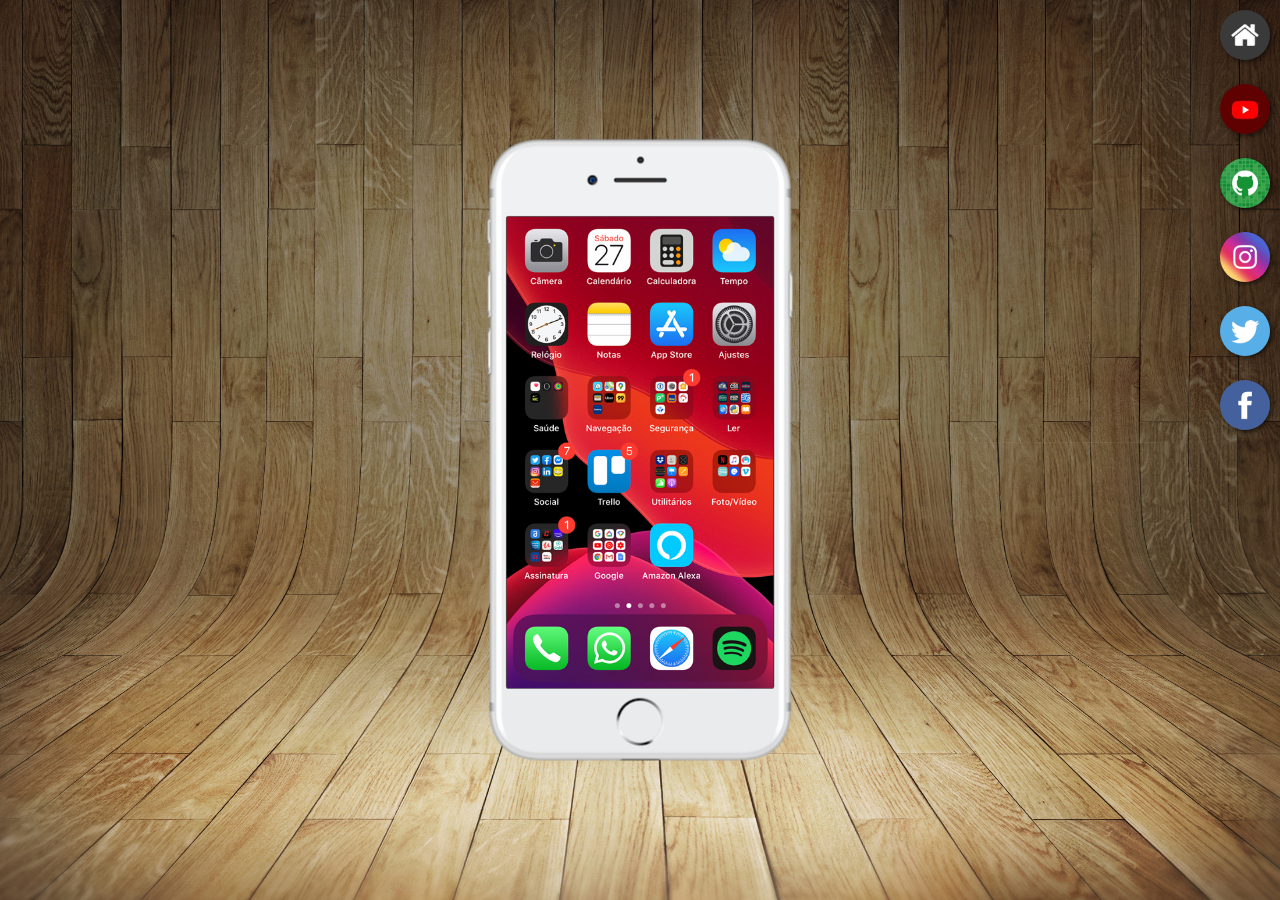
<file: index.html>
<!DOCTYPE html>
<html lang="pt-br">
<head>
    <meta charset="UTF-8">
    <meta name="viewport" content="width=device-width, initial-scale=1.0">

    <link rel="shortcut icon" href="favicon.ico" type="image/x-icon">

    <link rel="stylesheet" href="styles/style.css">

    <title>Projeto Redes Sociais</title>
</head>
<body>
    <main>

        <section id="telefone">

            <iframe src="home.html" name="tela" id="tela" frameborder="0">

                Seu navegador não é compatível com isso!

            </iframe>

        </section>
        <section id="redes-sociais">

            <a href="home.html" target="tela"><img src="imagens/logo-home.jpg" alt=""></a> <br>
            <a href="youtube.html" target="tela"><img src="imagens/logo-youtube.jpg" alt=""></a> <br>
            <a href="github.html" target="tela"><img src="imagens/logo-github.jpg" alt=""></a> <br>
            <a href="instagram.html" target="tela"><img src="imagens/logo-instagram.jpg" alt=""></a> <br>
            <a href="twitter.html" target="tela"><img src="imagens/logo-twitter.jpg" alt=""></a> <br>
            <a href="facebook.html" target="tela"><img src="imagens/logo-facebook.jpg" alt=""></a> <br>

        </section>

    </main>
</body>
</html>
</file>
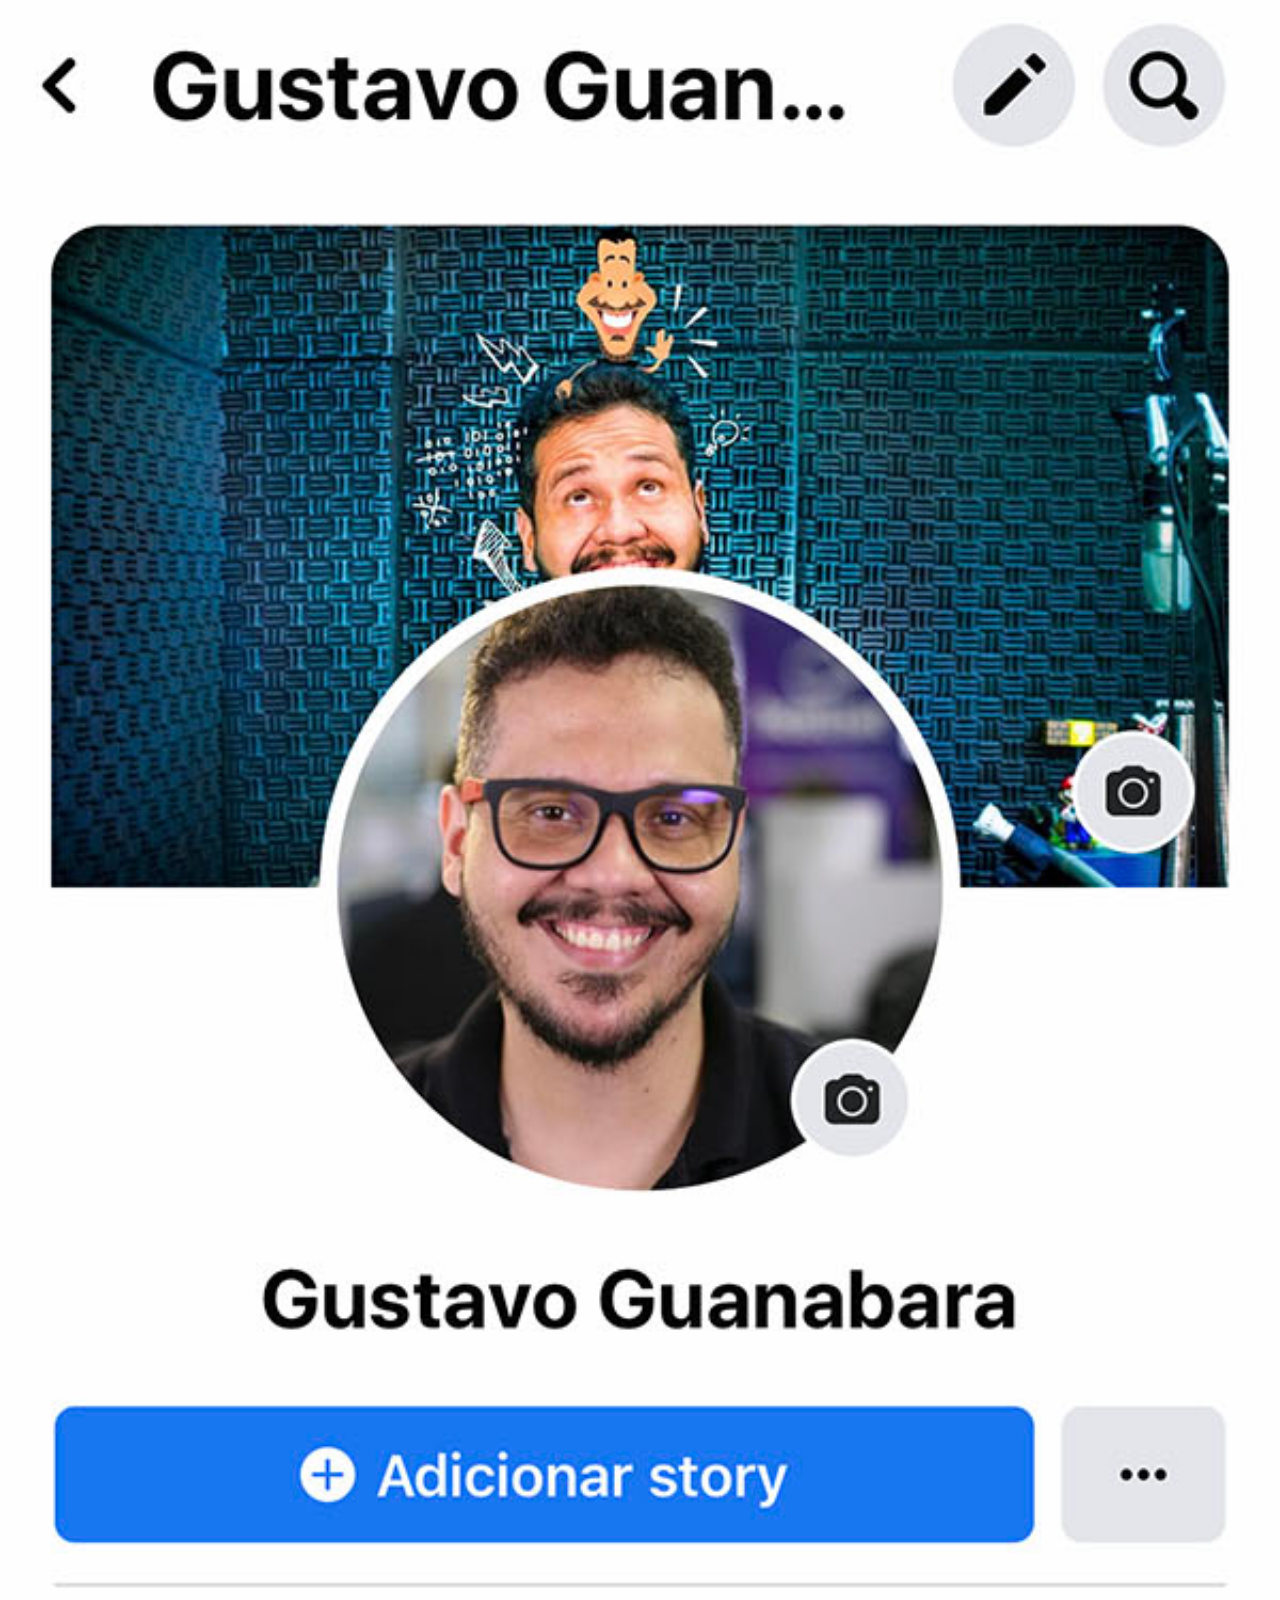
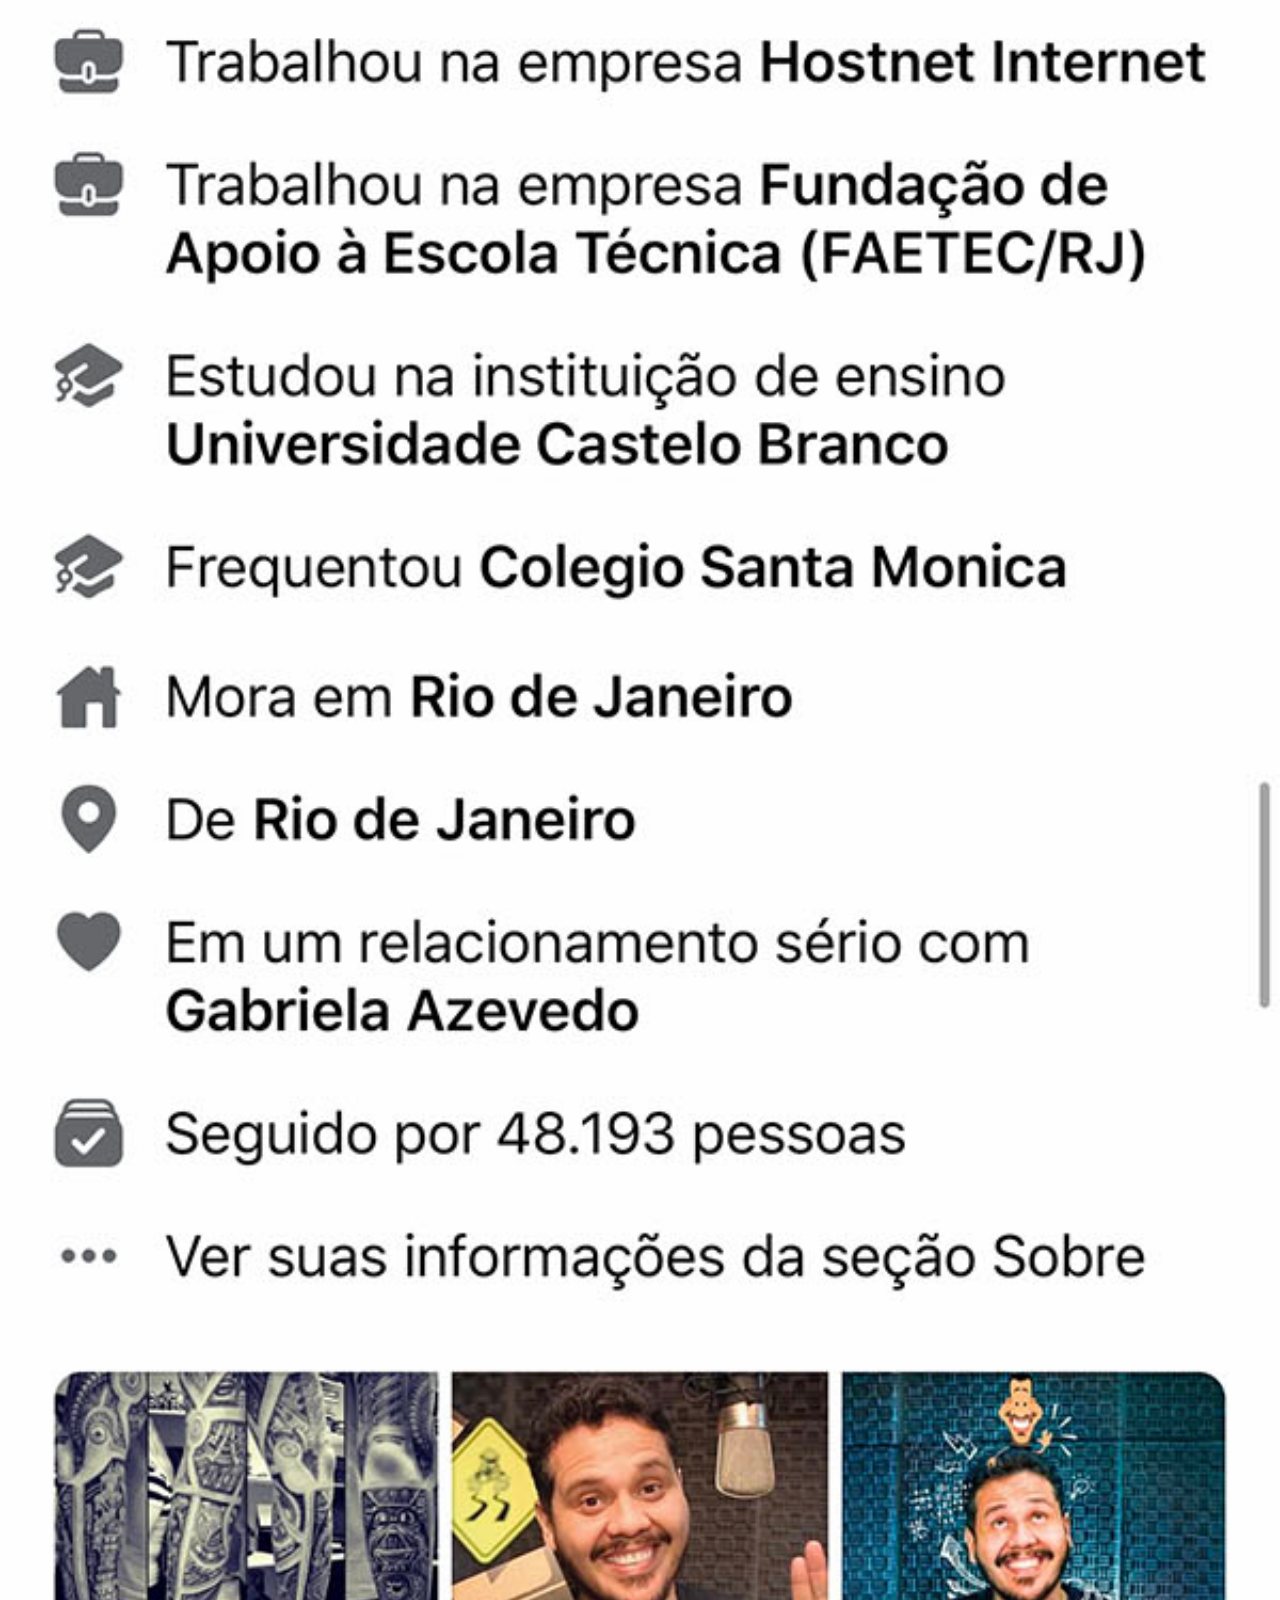
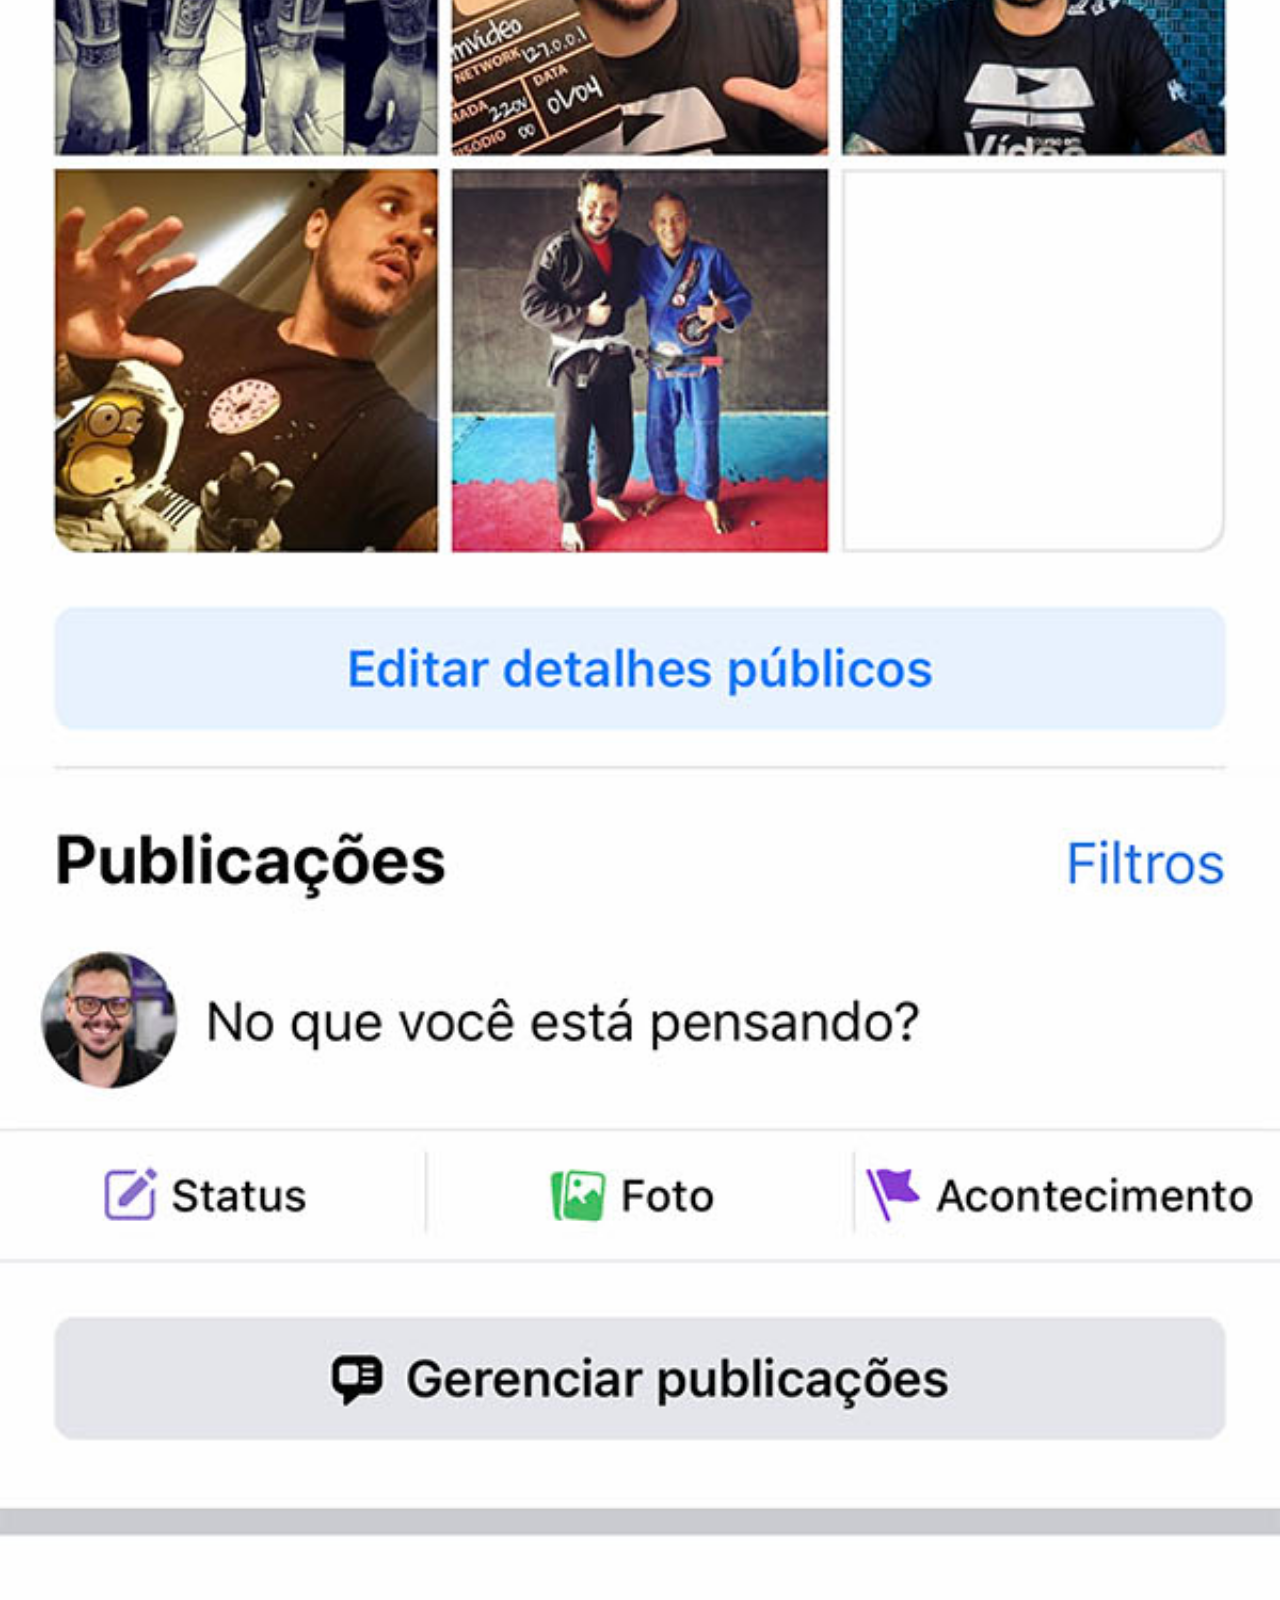
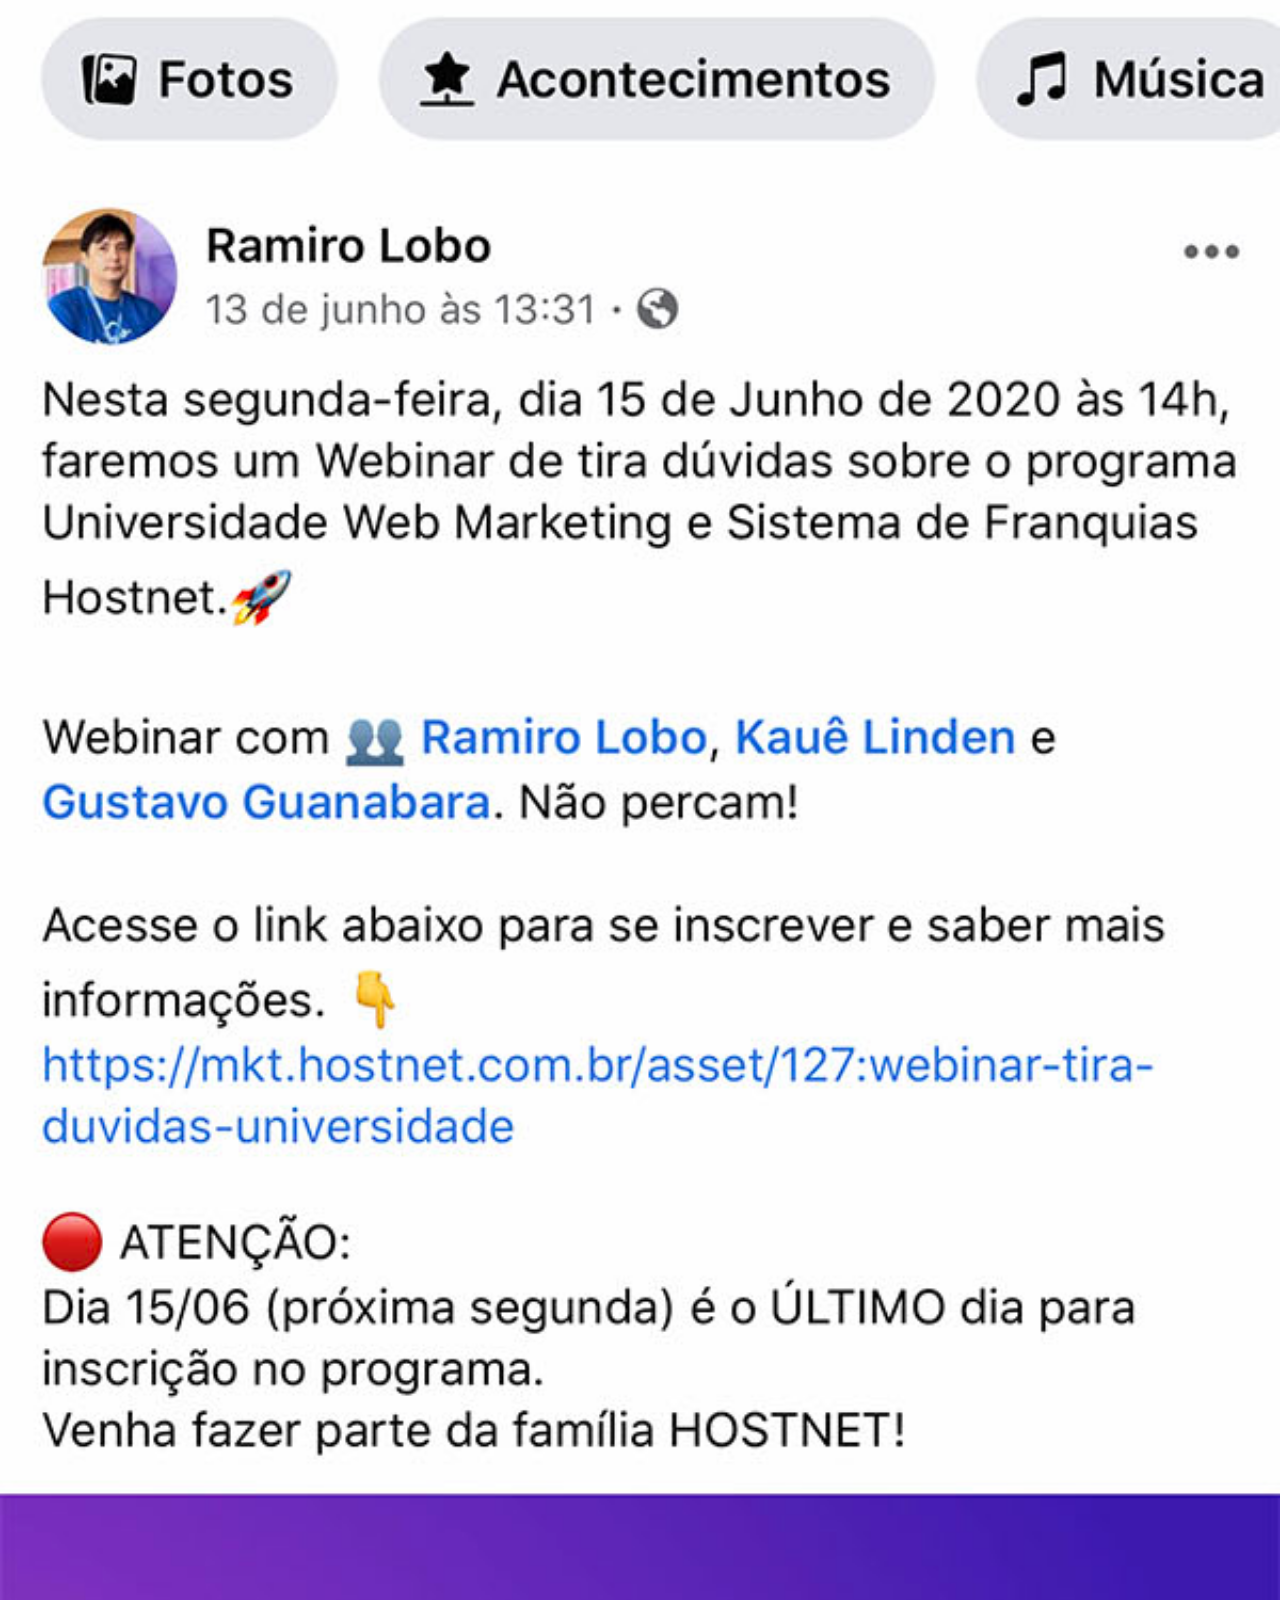
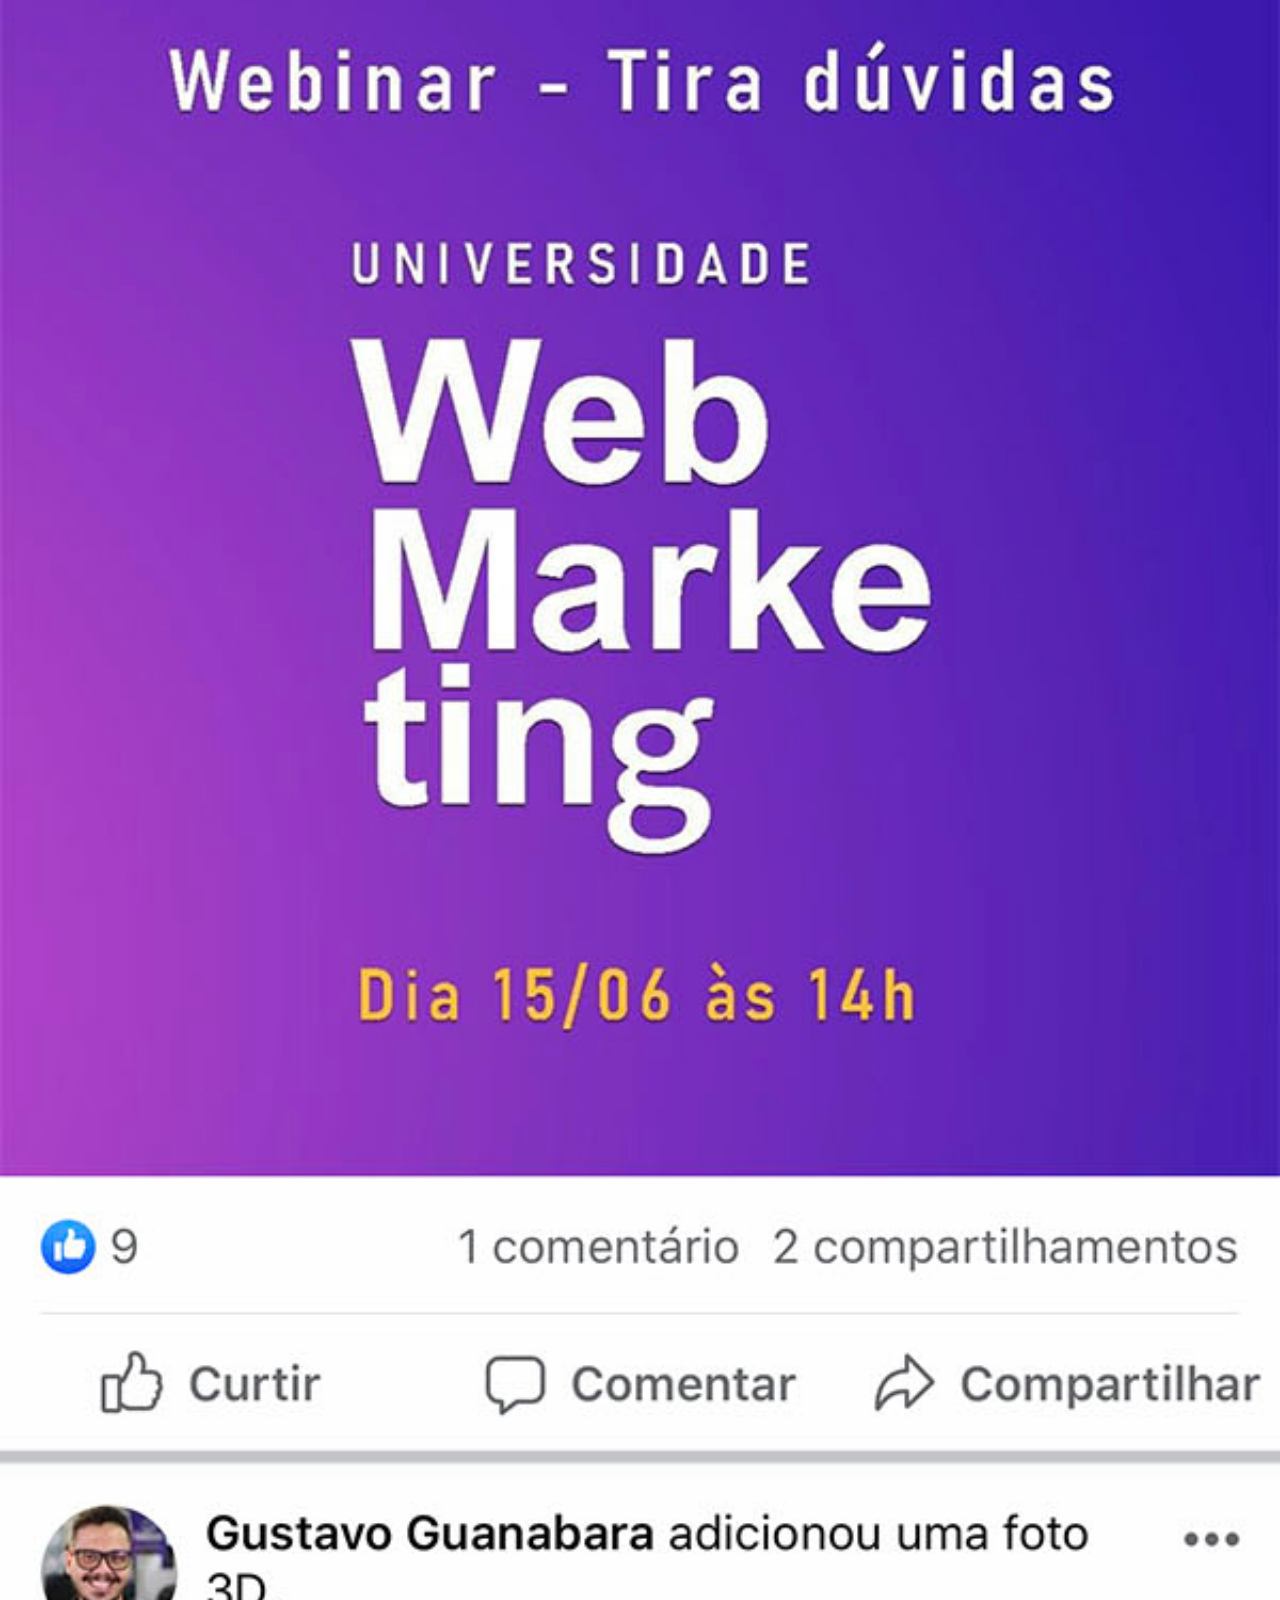
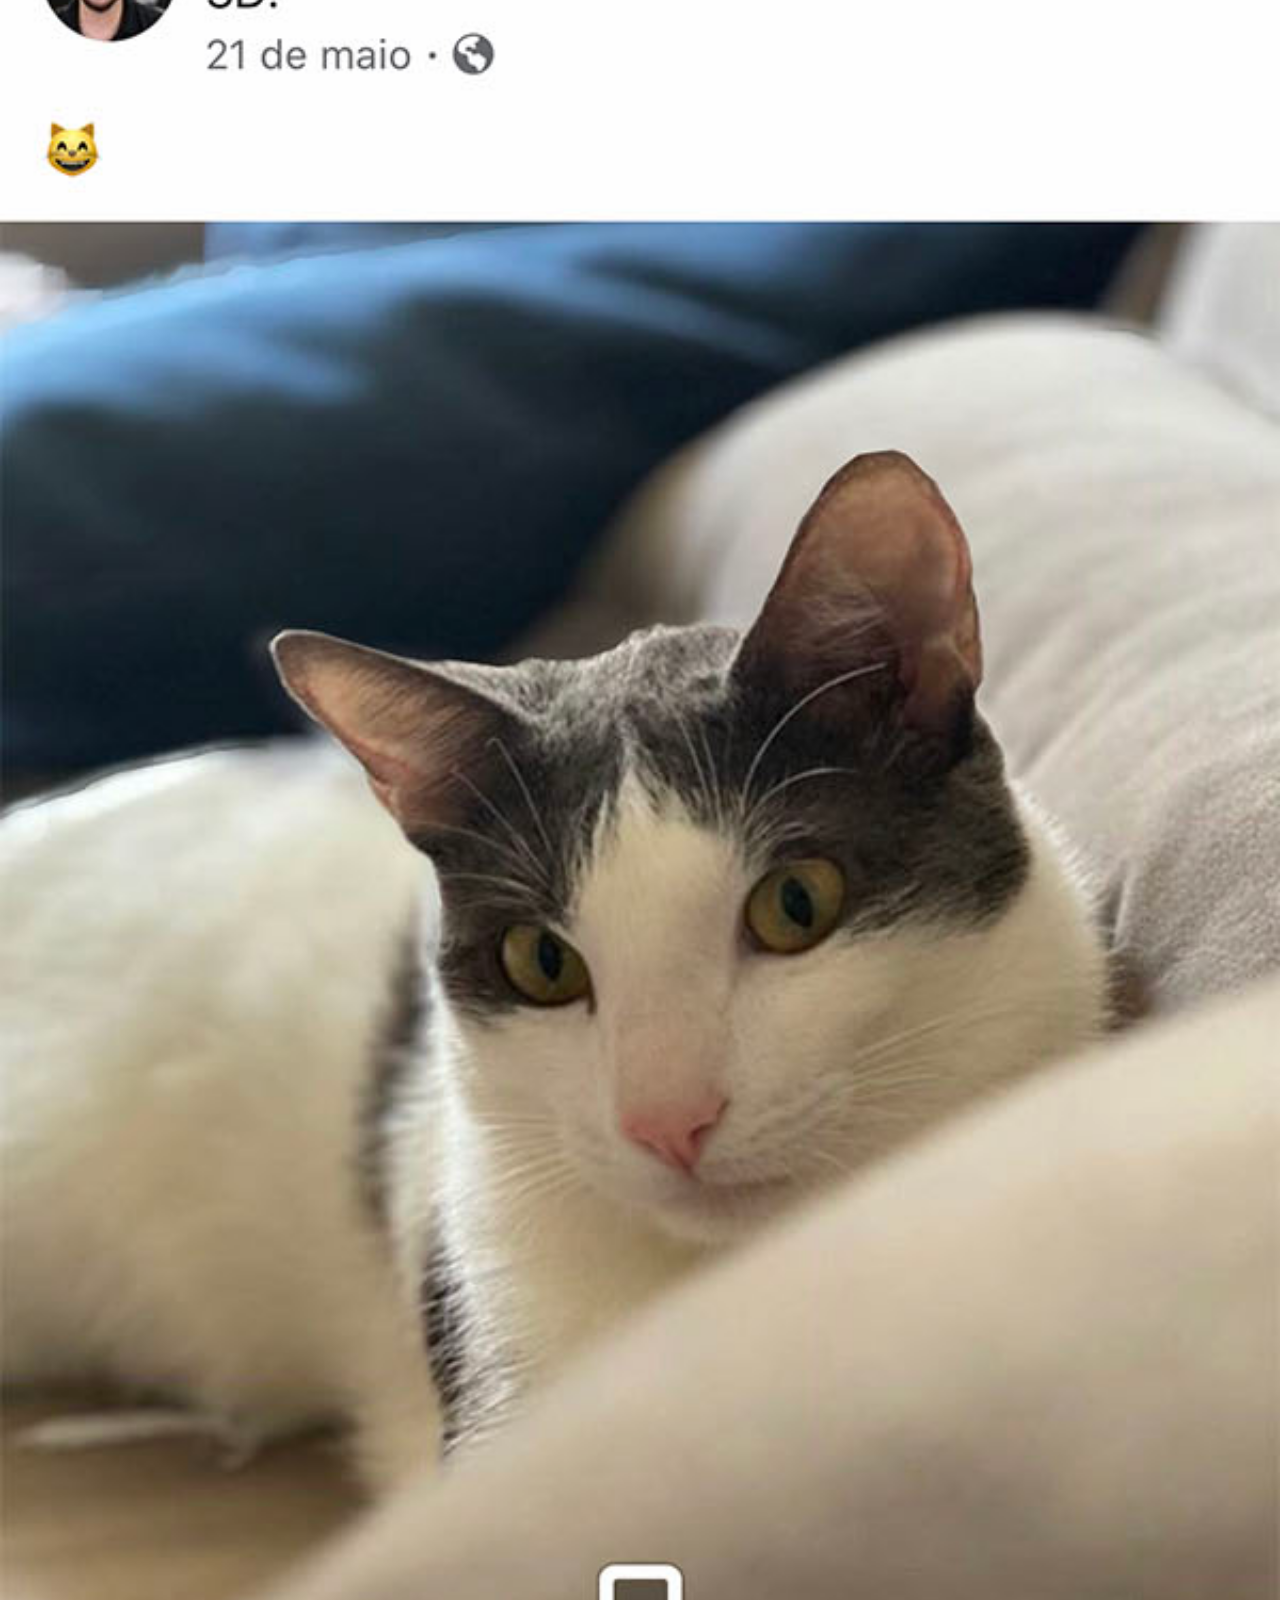
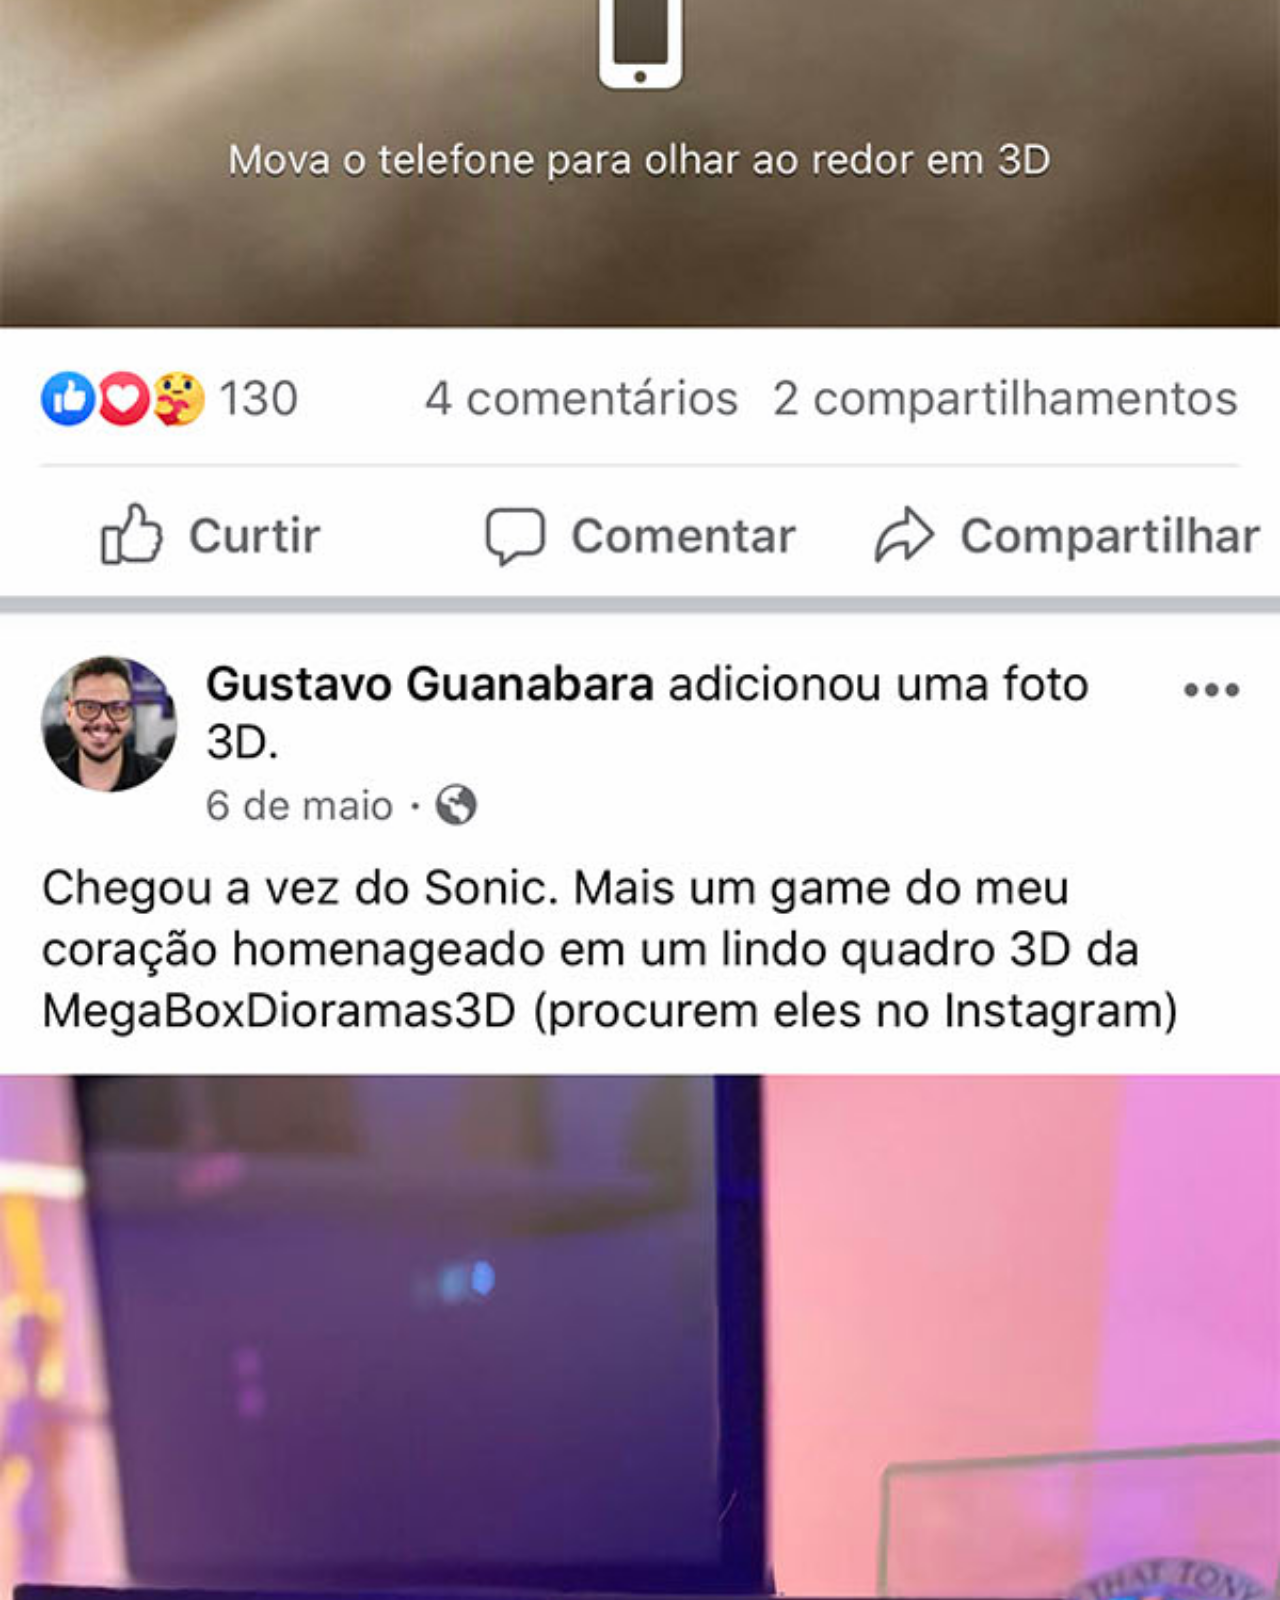
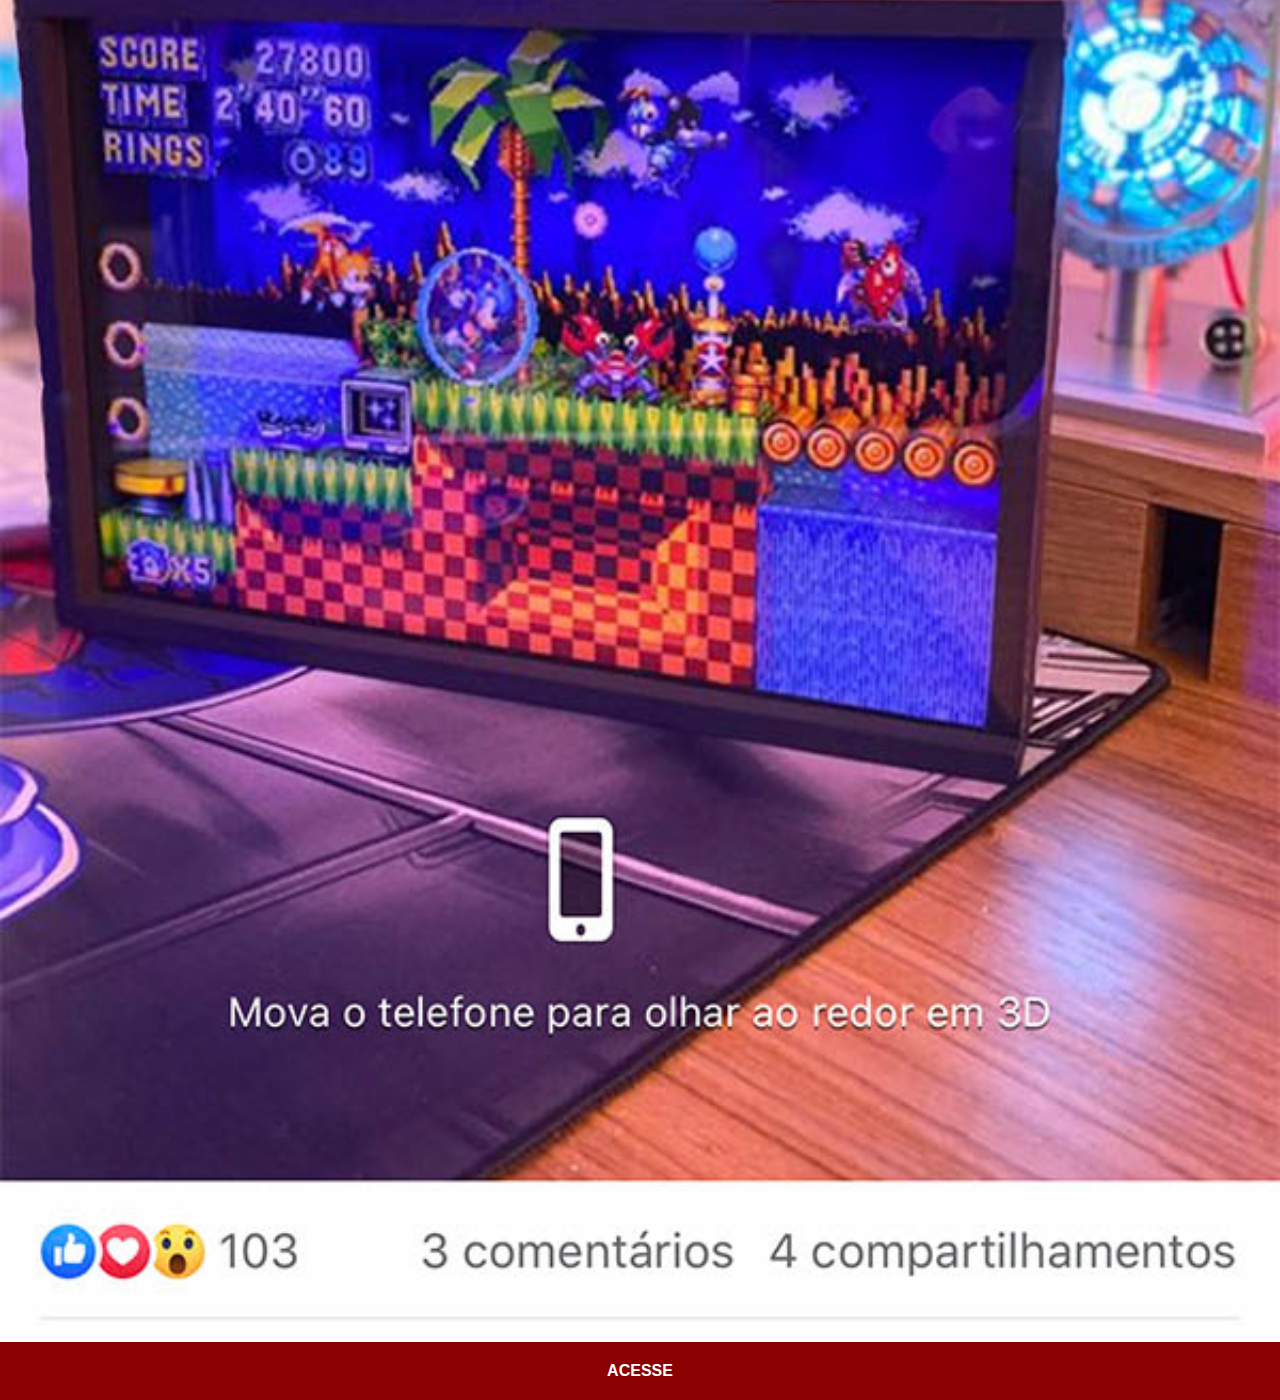
<file: facebook.html>
<!DOCTYPE html>
<html lang="pt-br">
<head>
    <meta charset="UTF-8">
    <meta name="viewport" content="width=device-width, initial-scale=1.0">
    <title>Facebook</title>

    <link rel="stylesheet" href="styles/social.css">

</head>
<body>
    <img src="imagens/tela-facebook.jpg" alt="Facebook">

    <a href="https://www.facebook.com/gustavoguanabara/?locale=pt_BR" target="_blank">ACESSE</a>
</body>
</html>
</file>
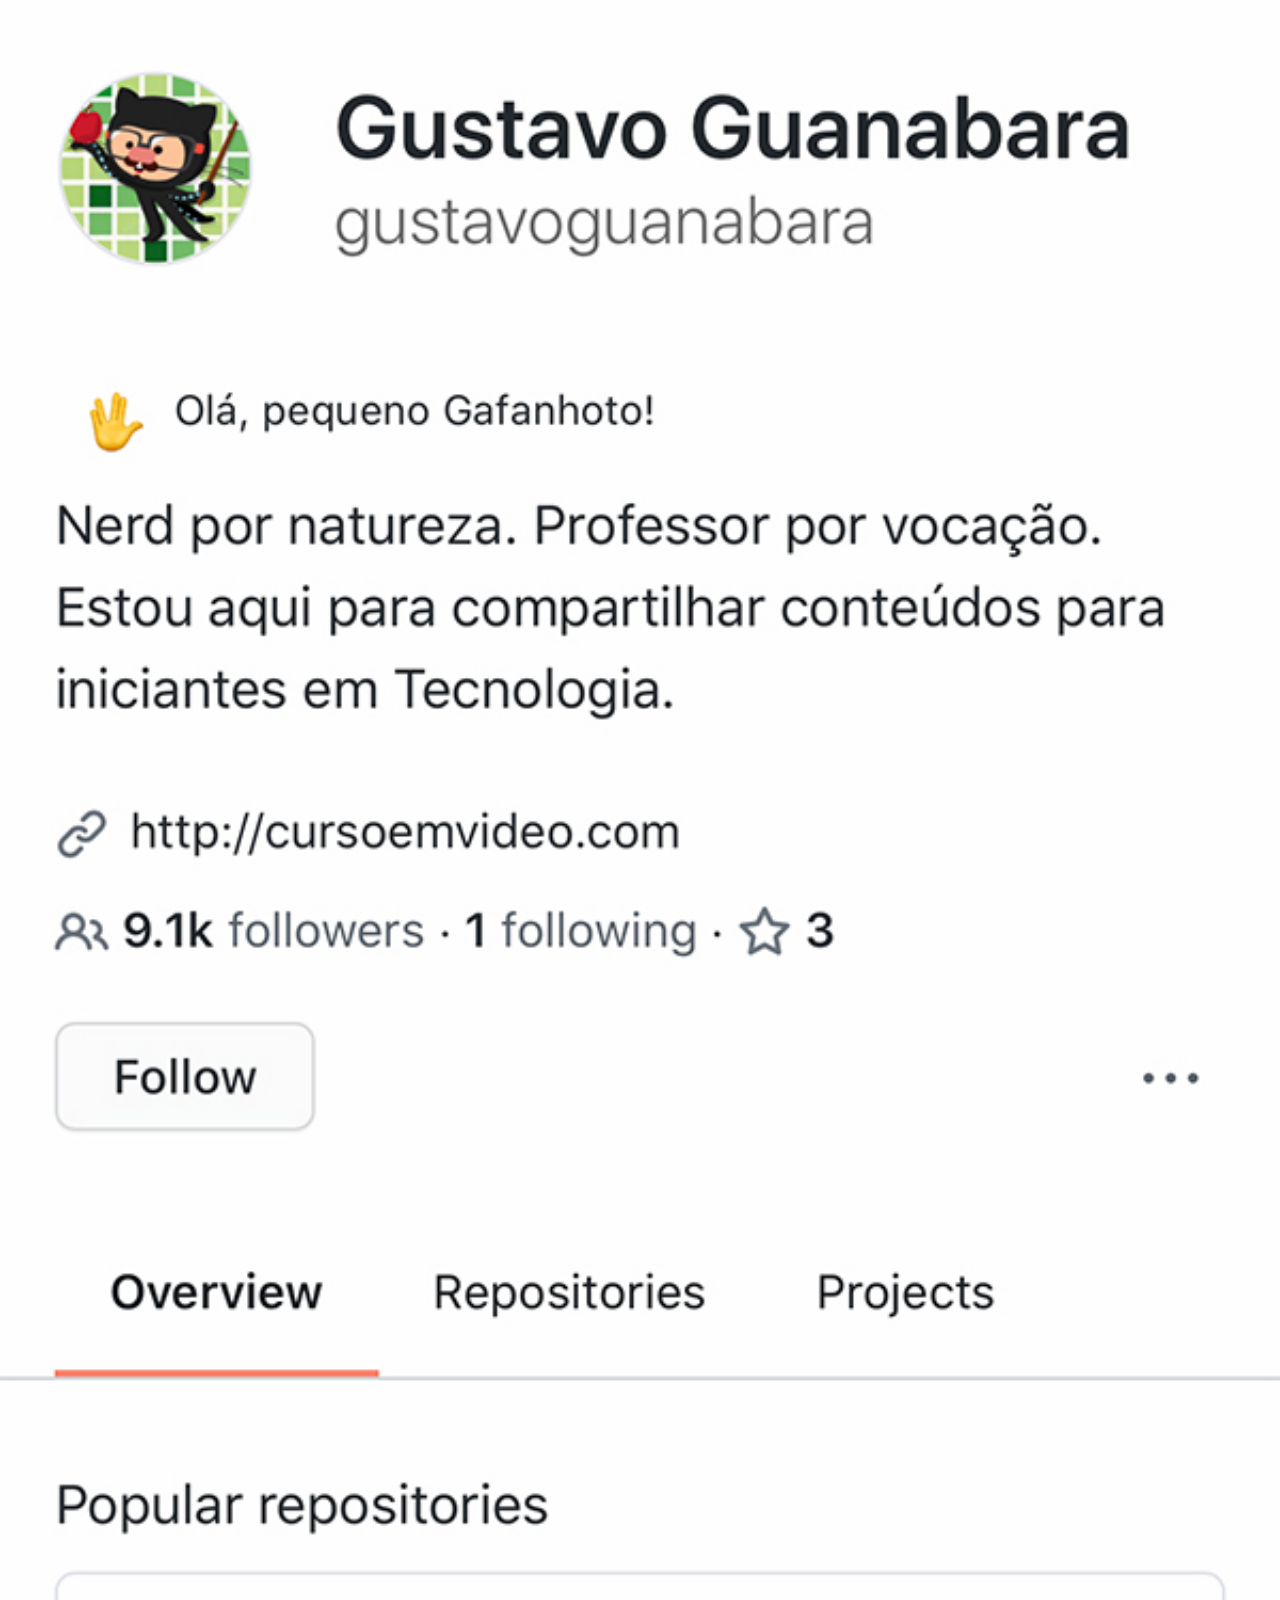
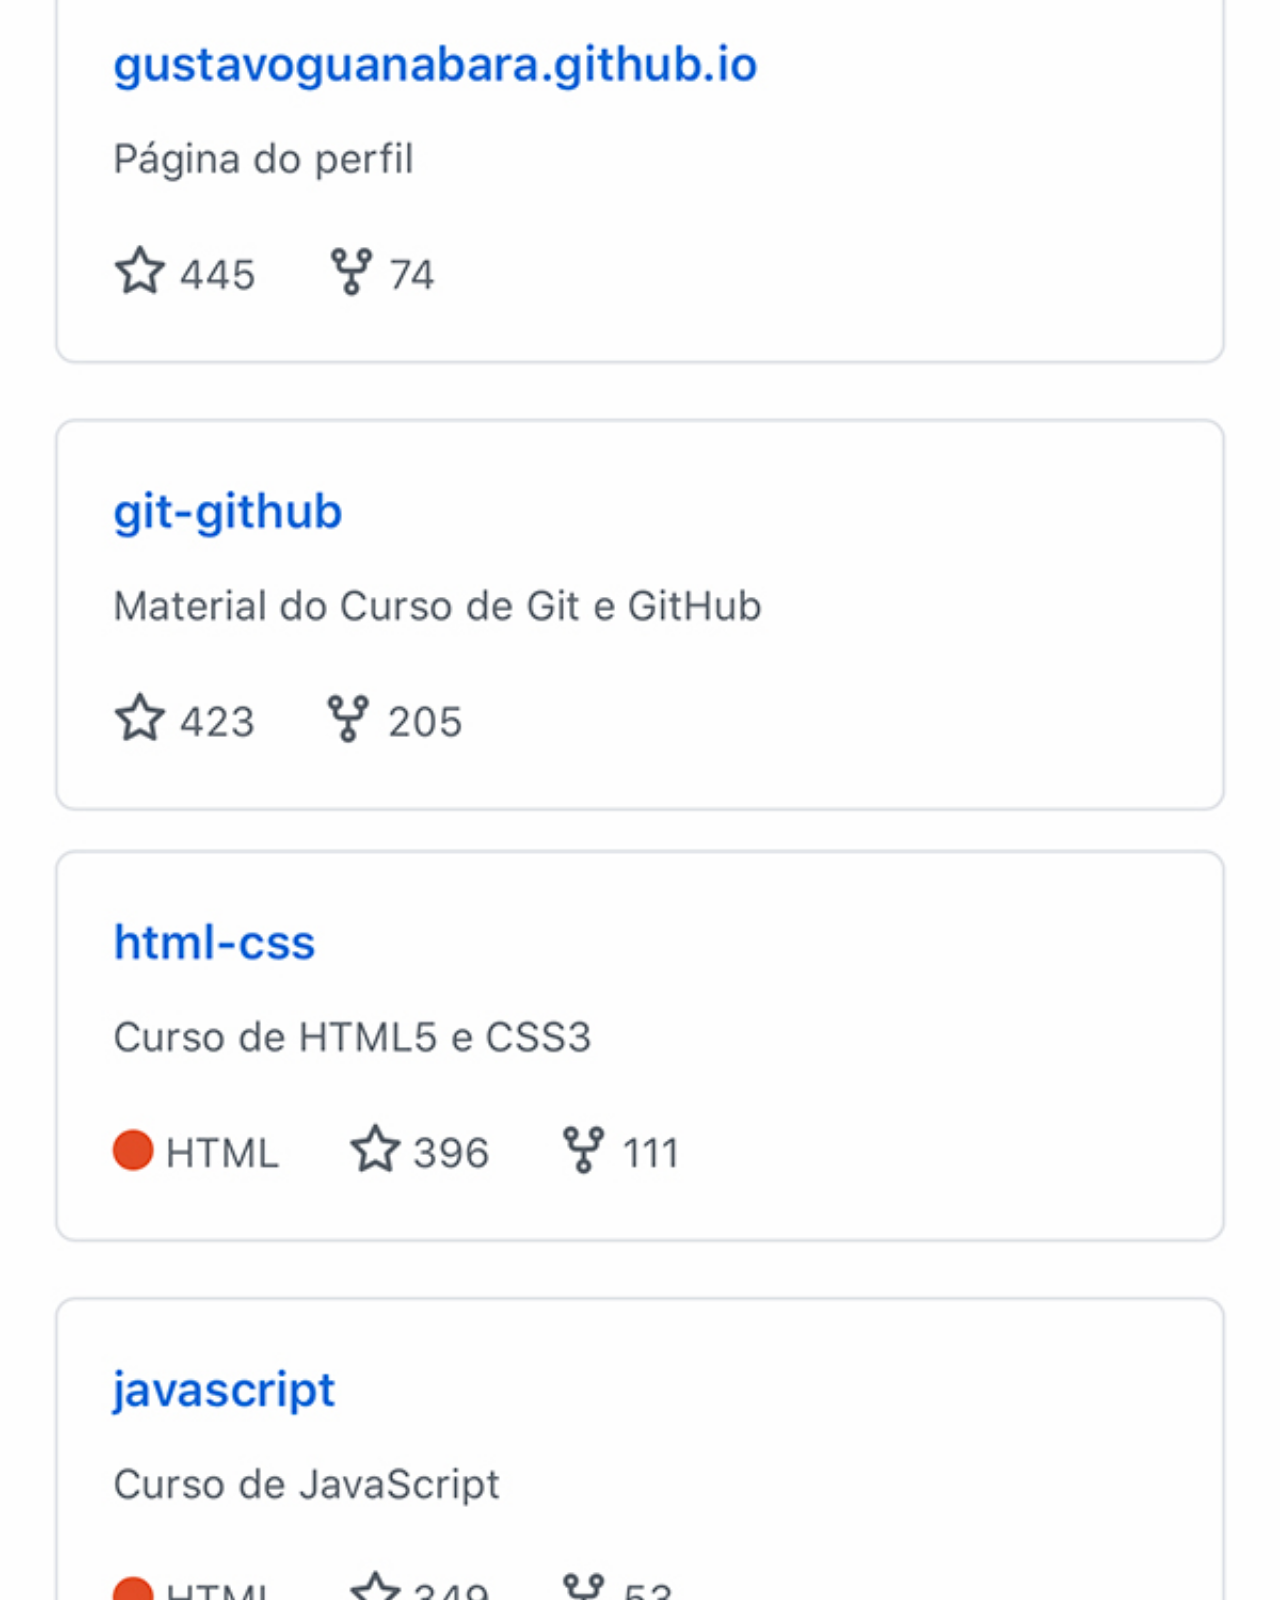
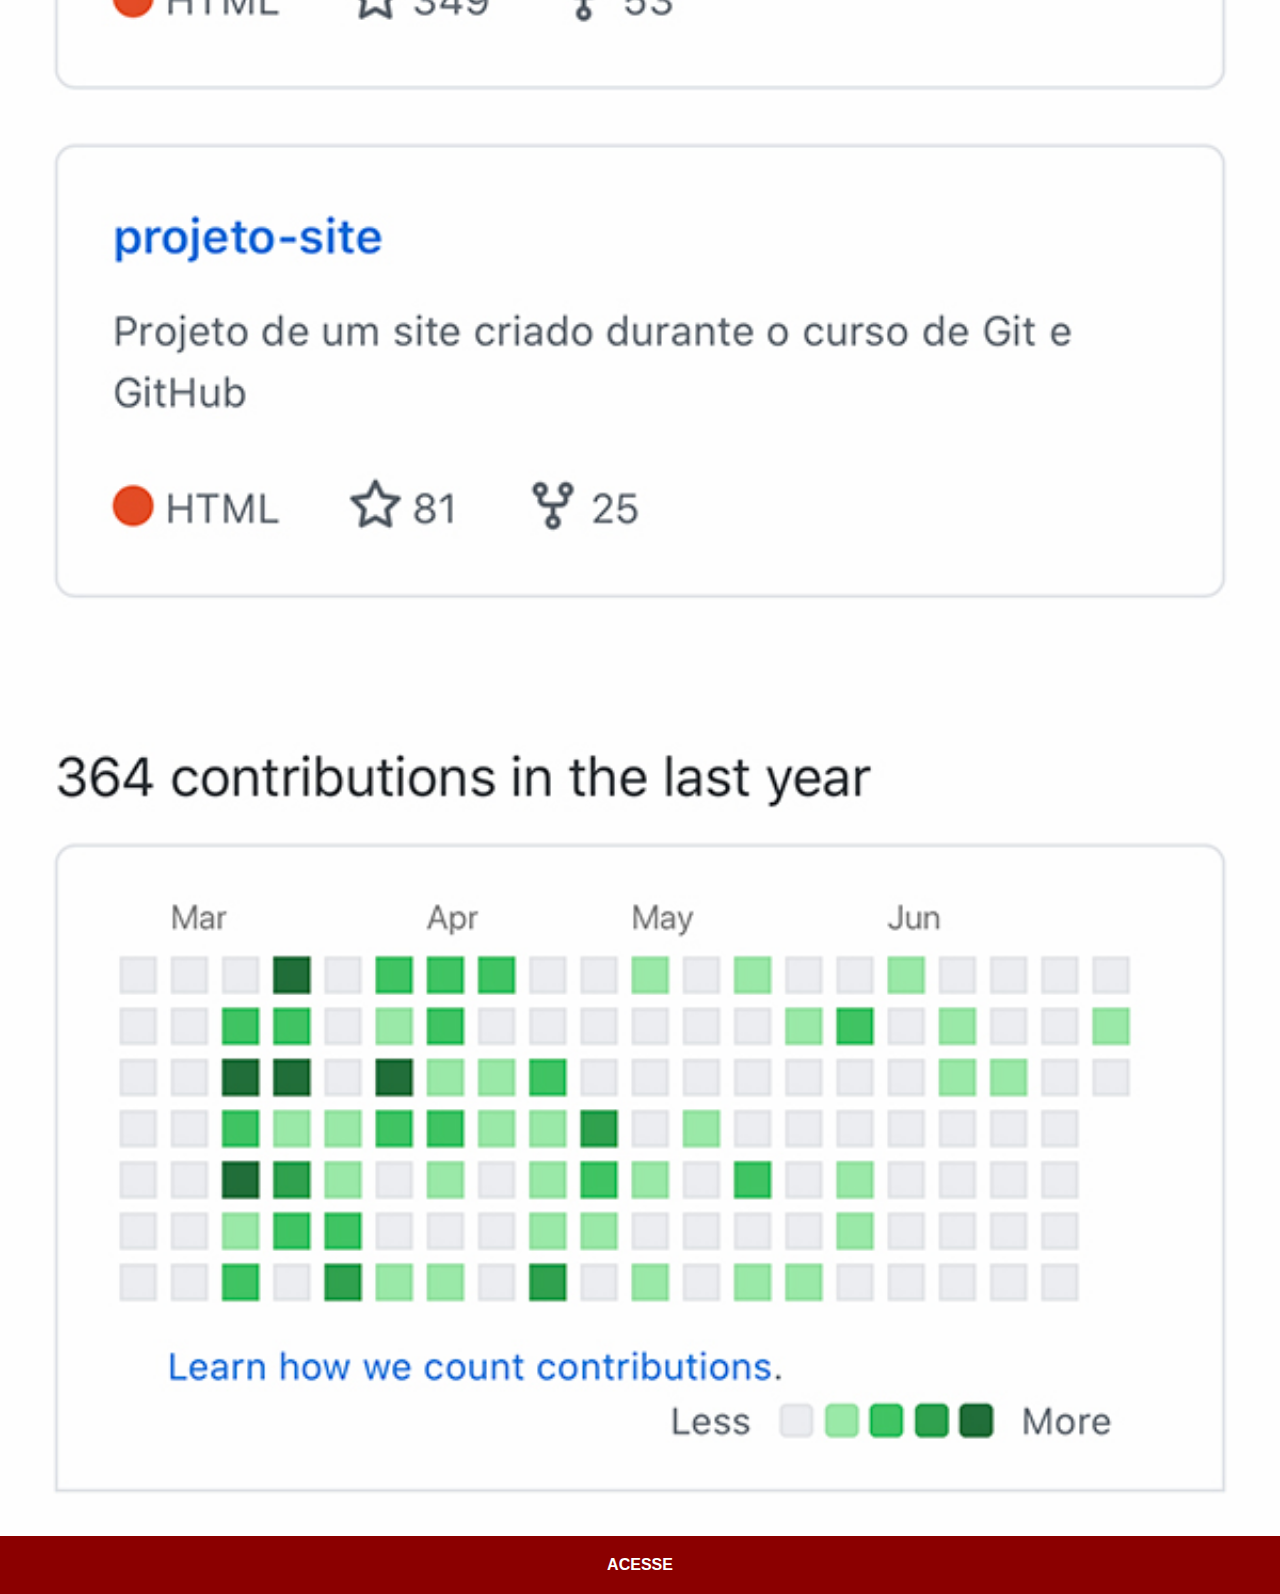
<file: github.html>
<!DOCTYPE html>
<html lang="pt-br">
<head>
    <meta charset="UTF-8">
    <meta name="viewport" content="width=device-width, initial-scale=1.0">
    <title>GitHub</title>

    <link rel="stylesheet" href="styles/social.css">

</head>
<body>
    <img src="imagens/tela-github.jpg" alt="GitHub">

    <a href="https://github.com/gustavoguanabara" target="_blank">ACESSE</a>
</body>
</html>
</file>
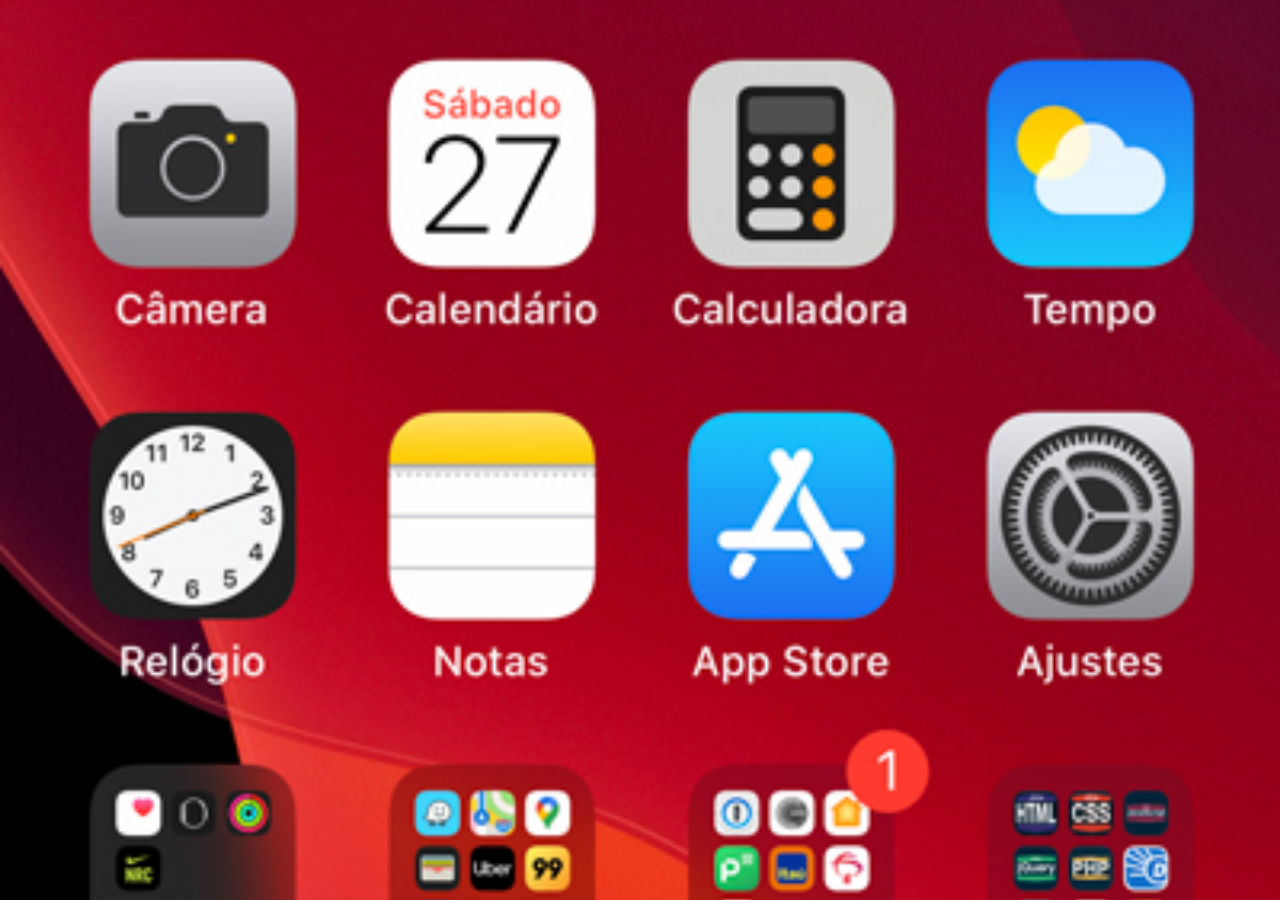
<file: home.html>
<!DOCTYPE html>
<html lang="pt-br">
<head>
    <meta charset="UTF-8">
    <meta name="viewport" content="width=device-width, initial-scale=1.0">
    <title>Home</title>

    <style>

        * {
            margin: 0px;
            padding: 0px;
        }

        body {
            width: 100vw;
            height: 100vh;
            background: black url('imagens/tela-home.jpg') no-repeat top center;

            background-size: cover;
        }

    </style>

</head>
<body>
    
</body>
</html>
</file>
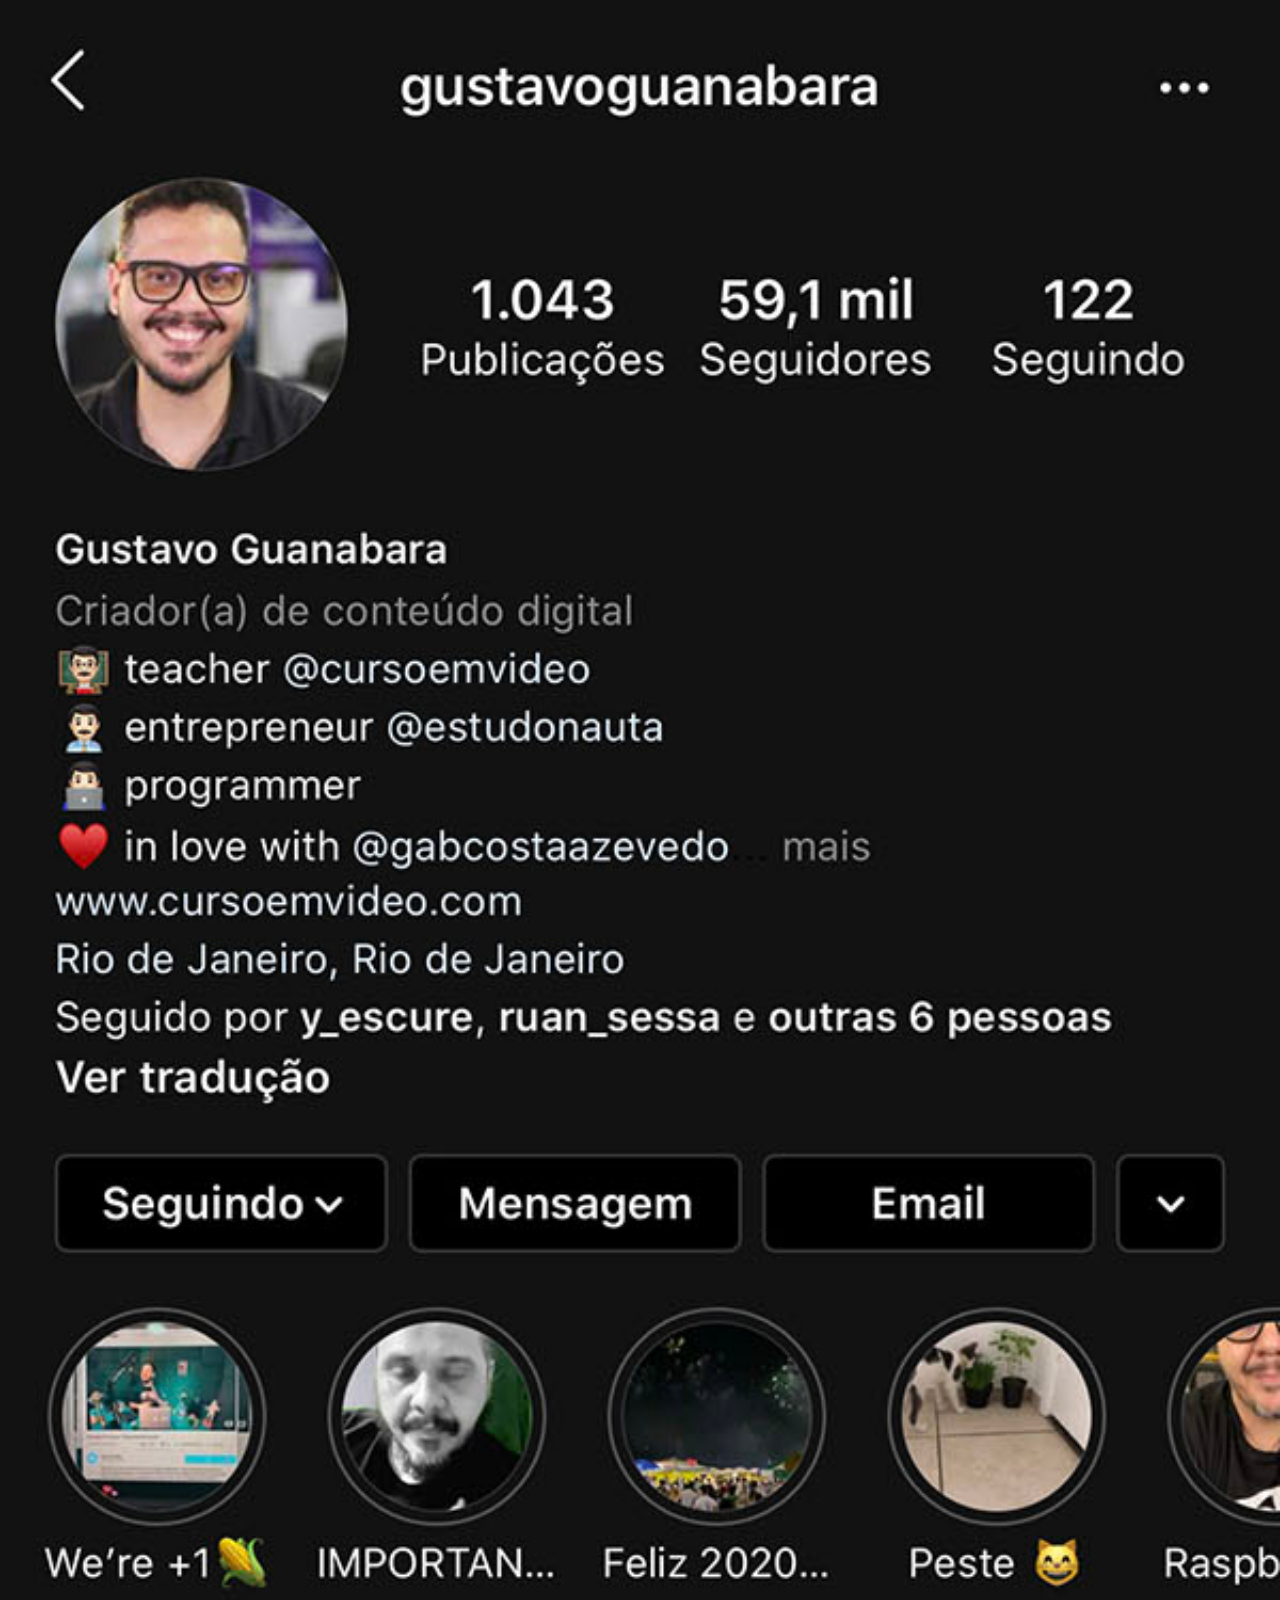
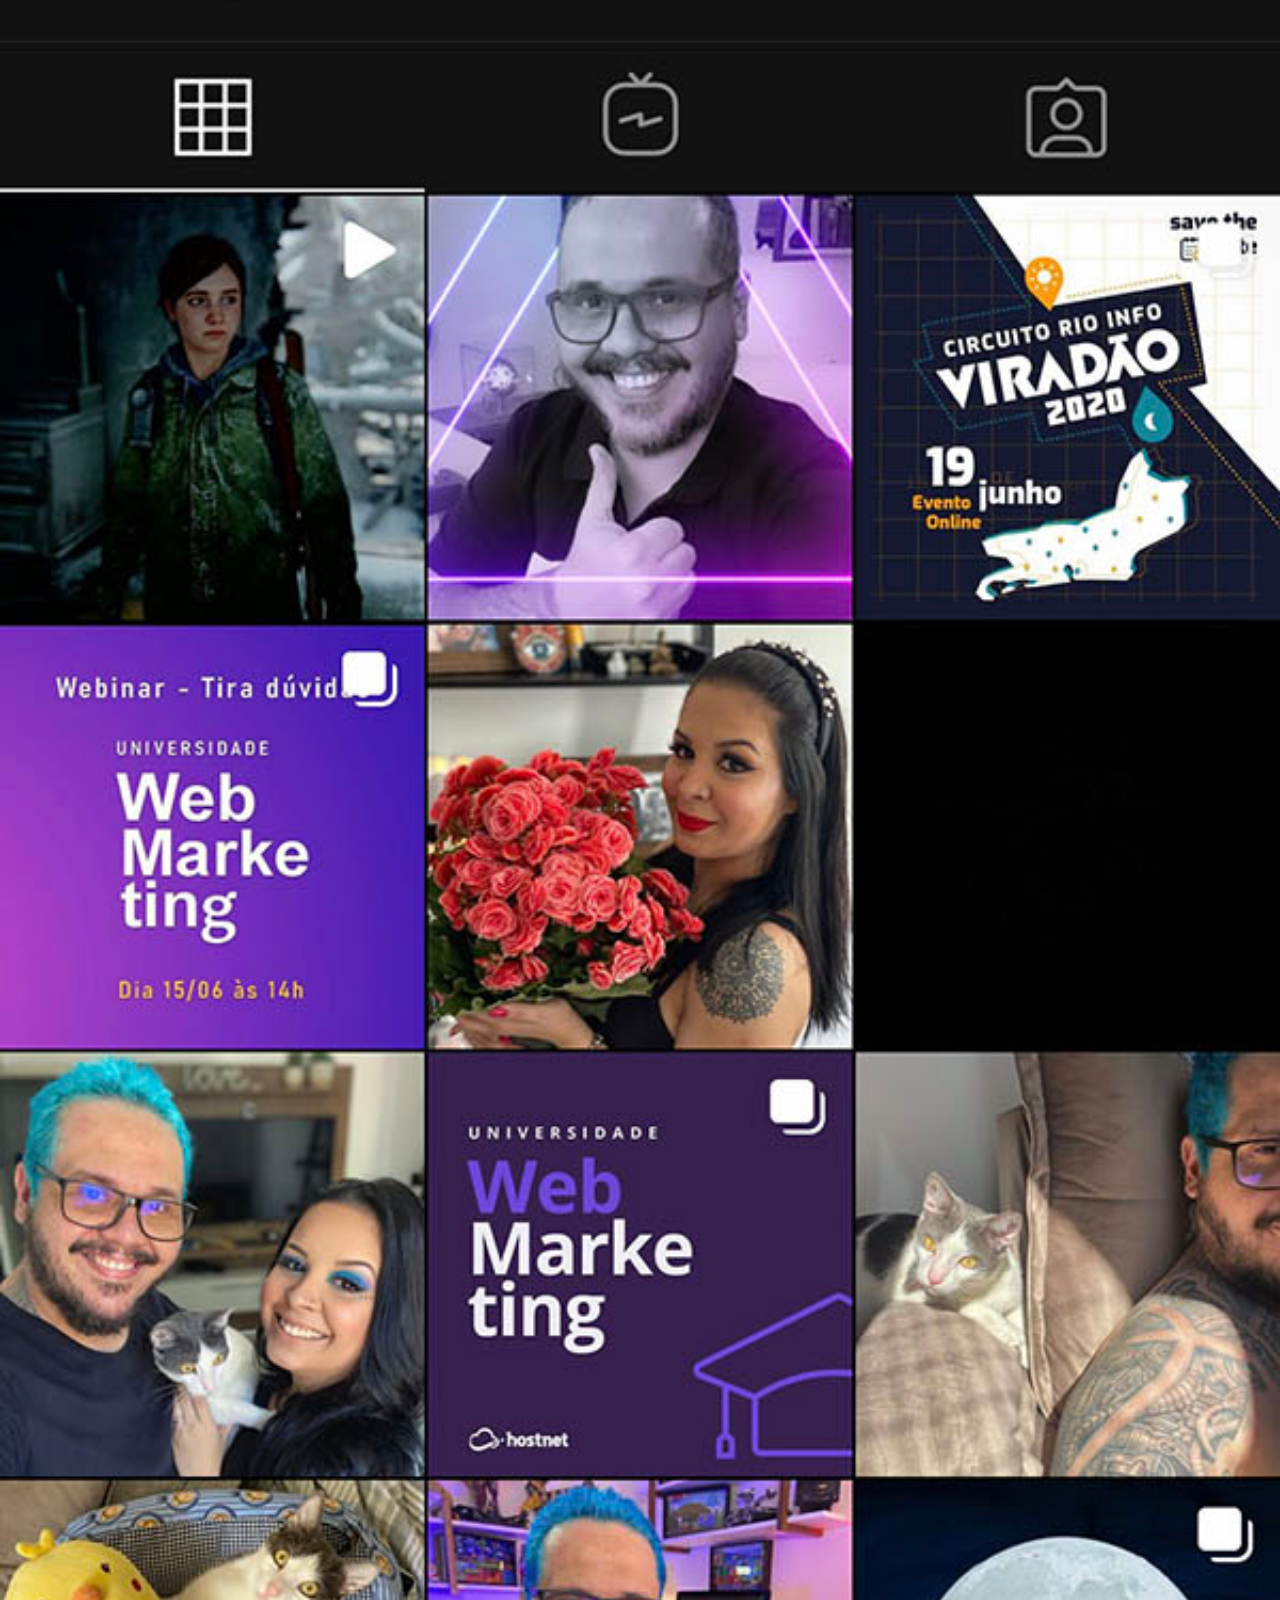
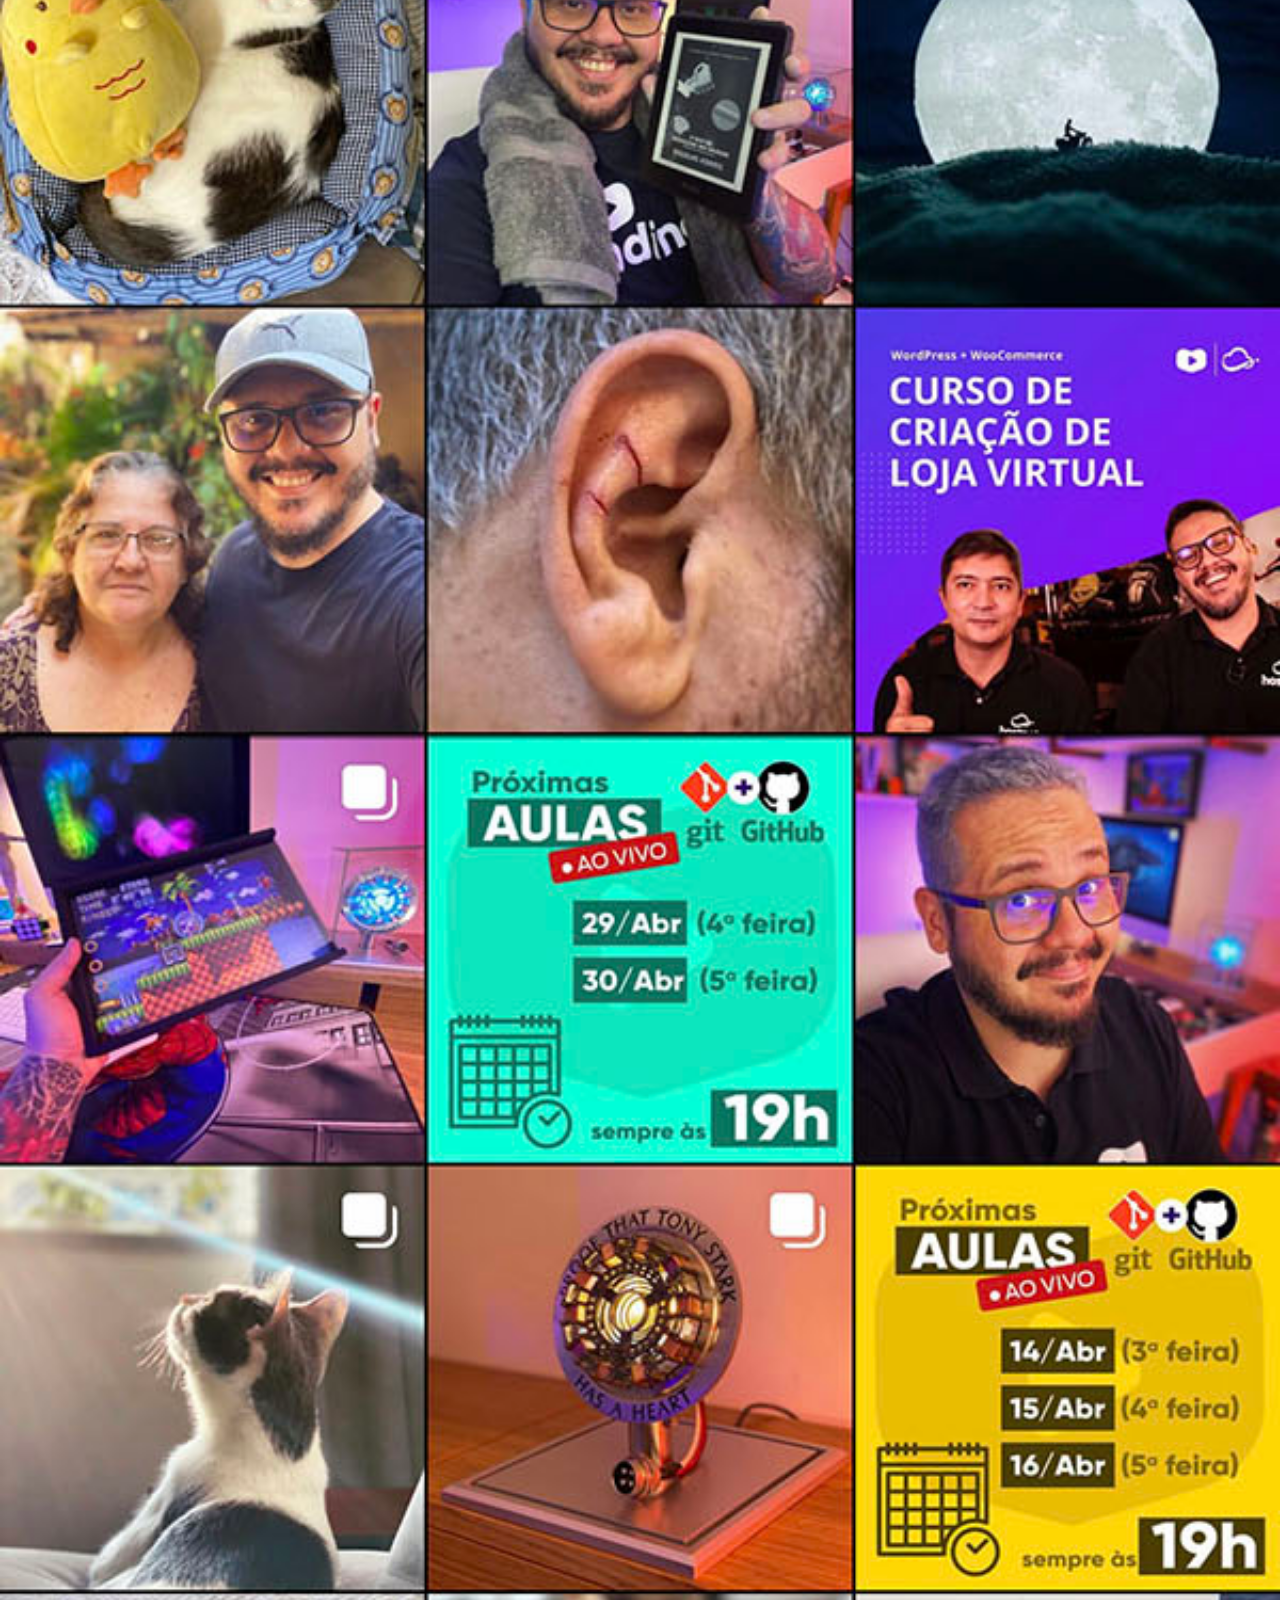
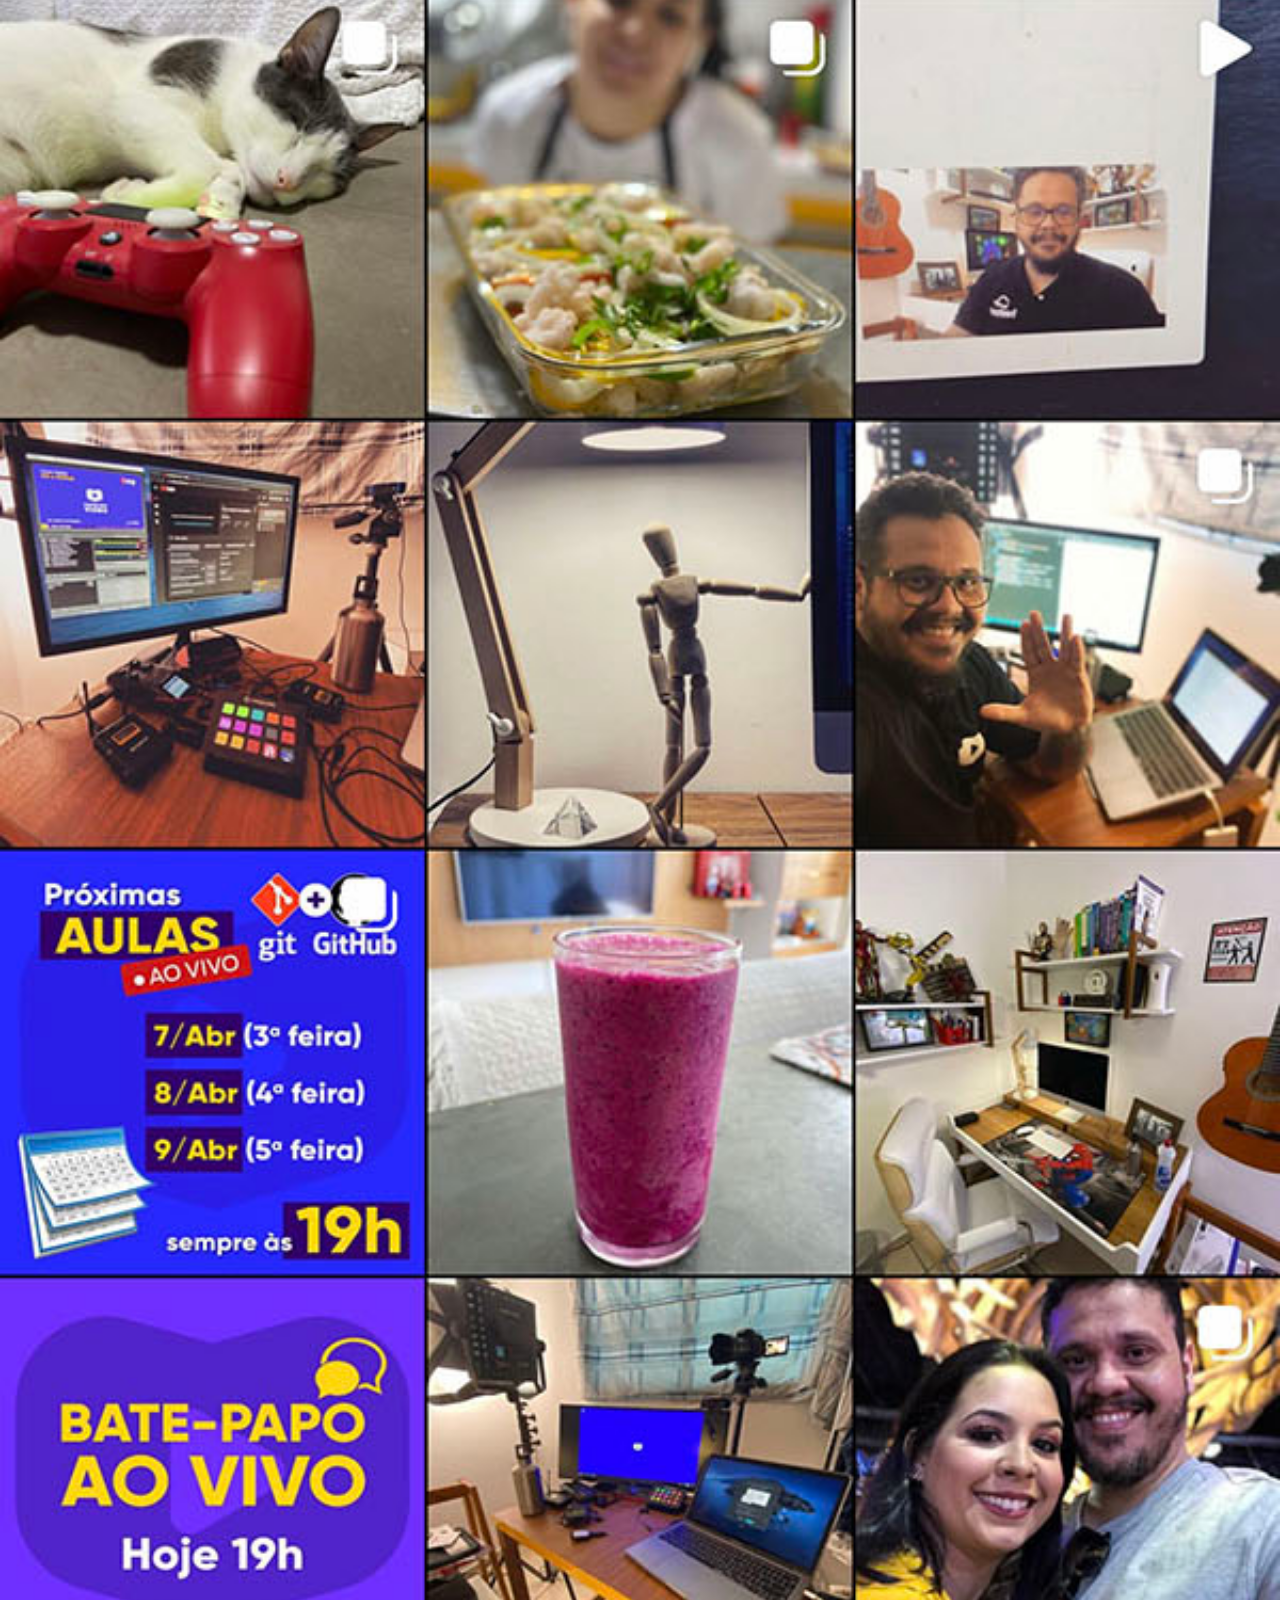
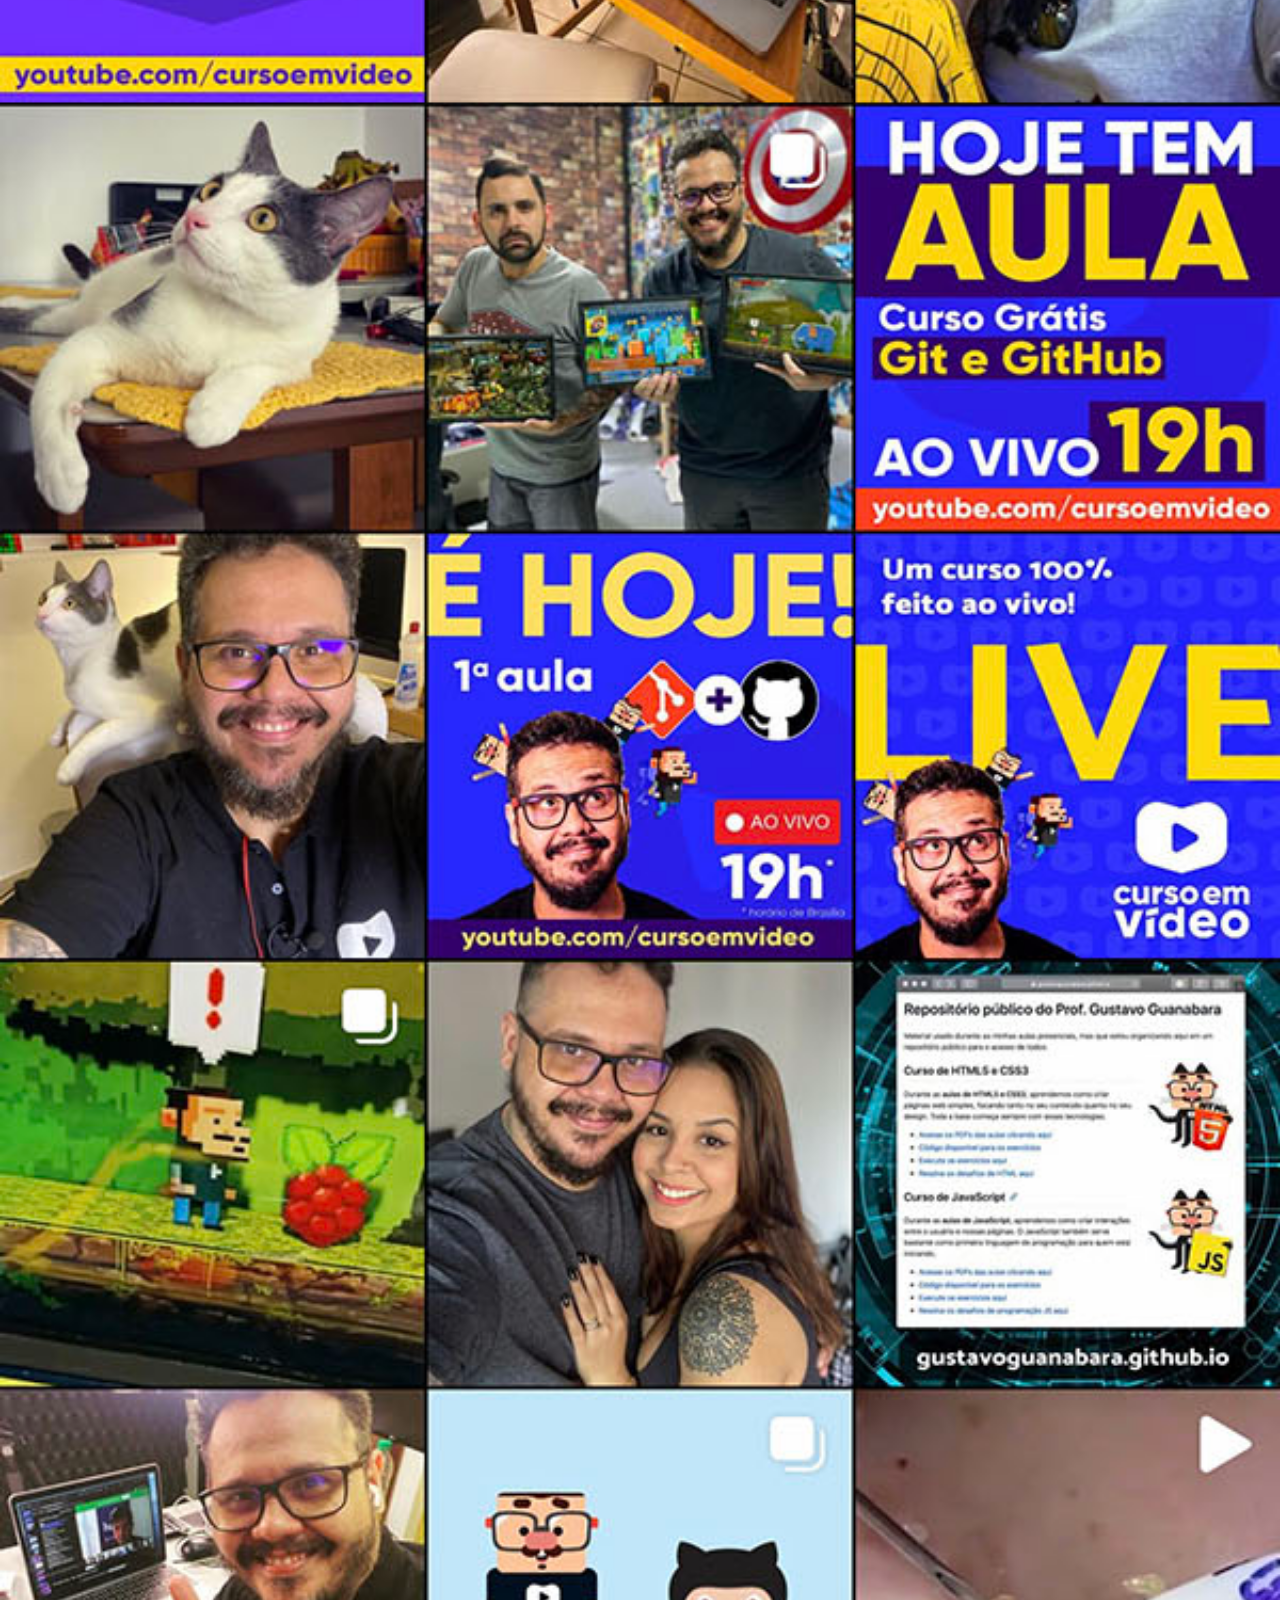
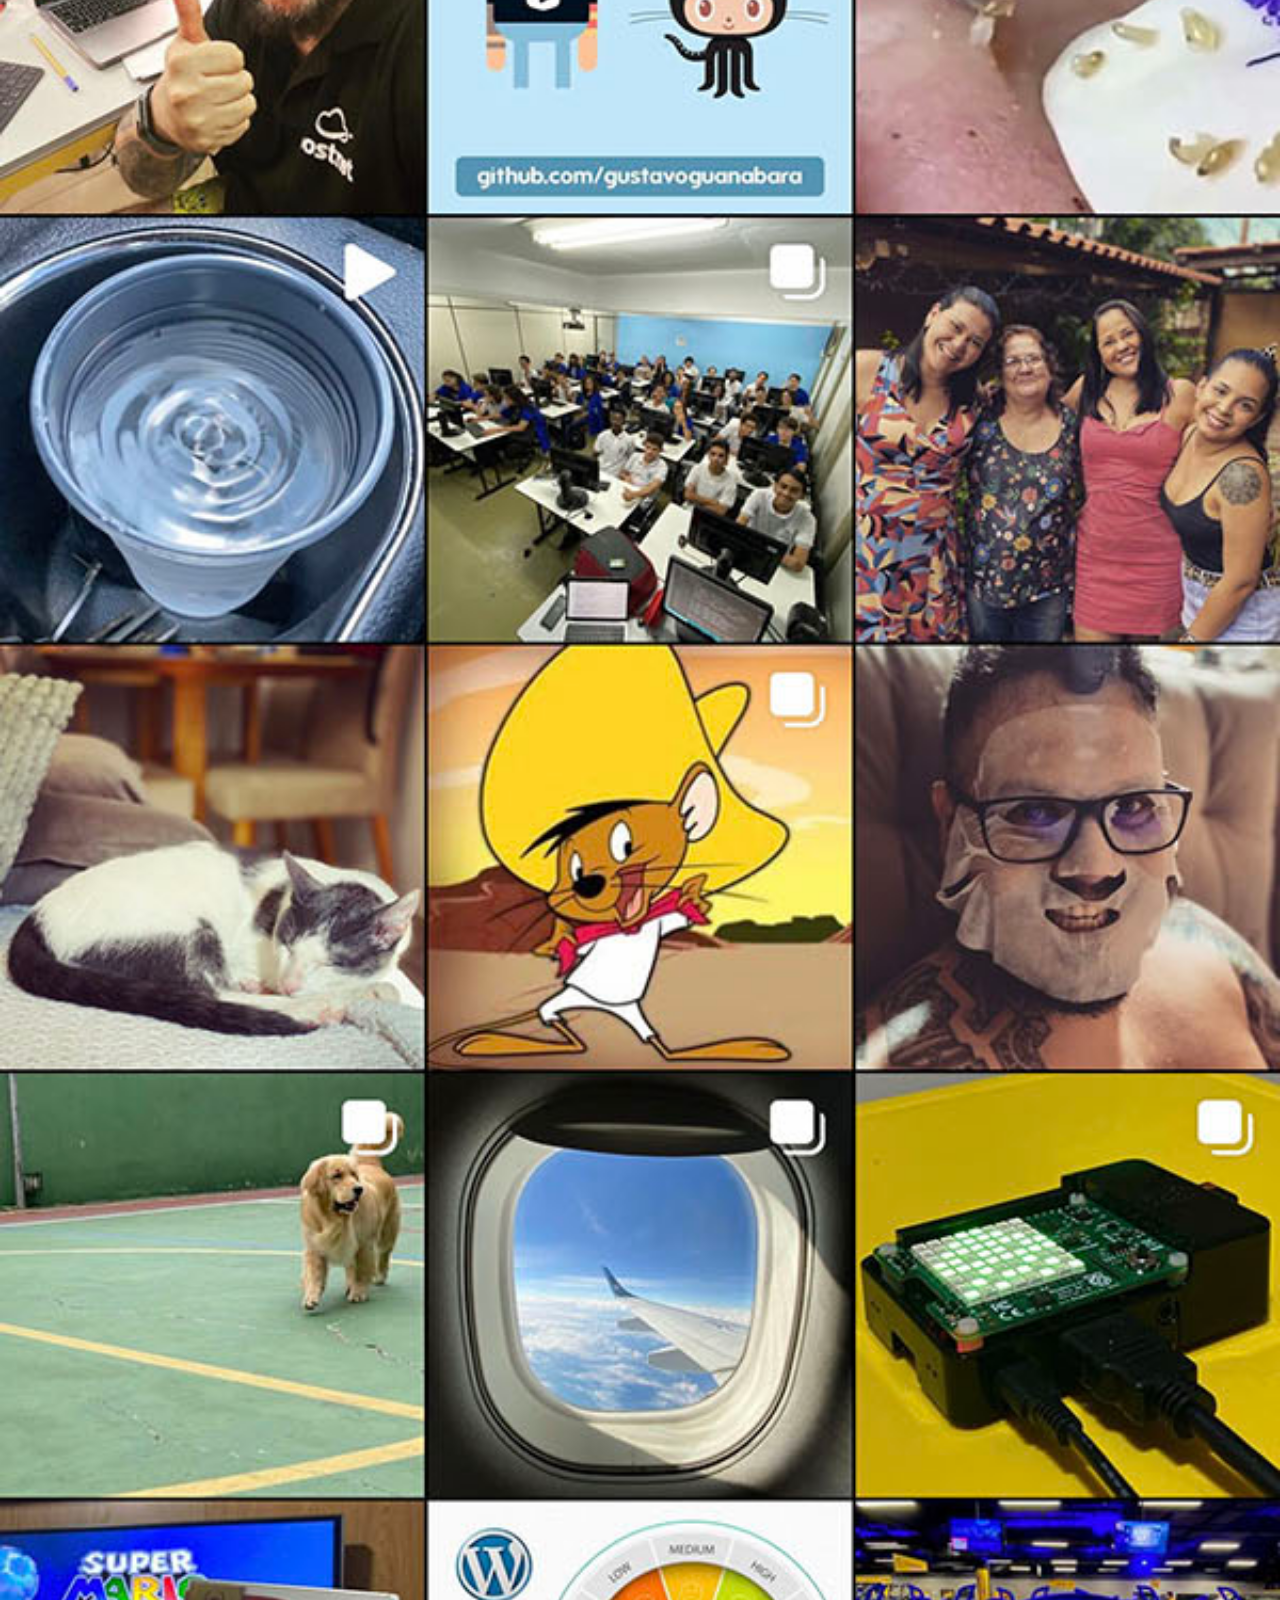
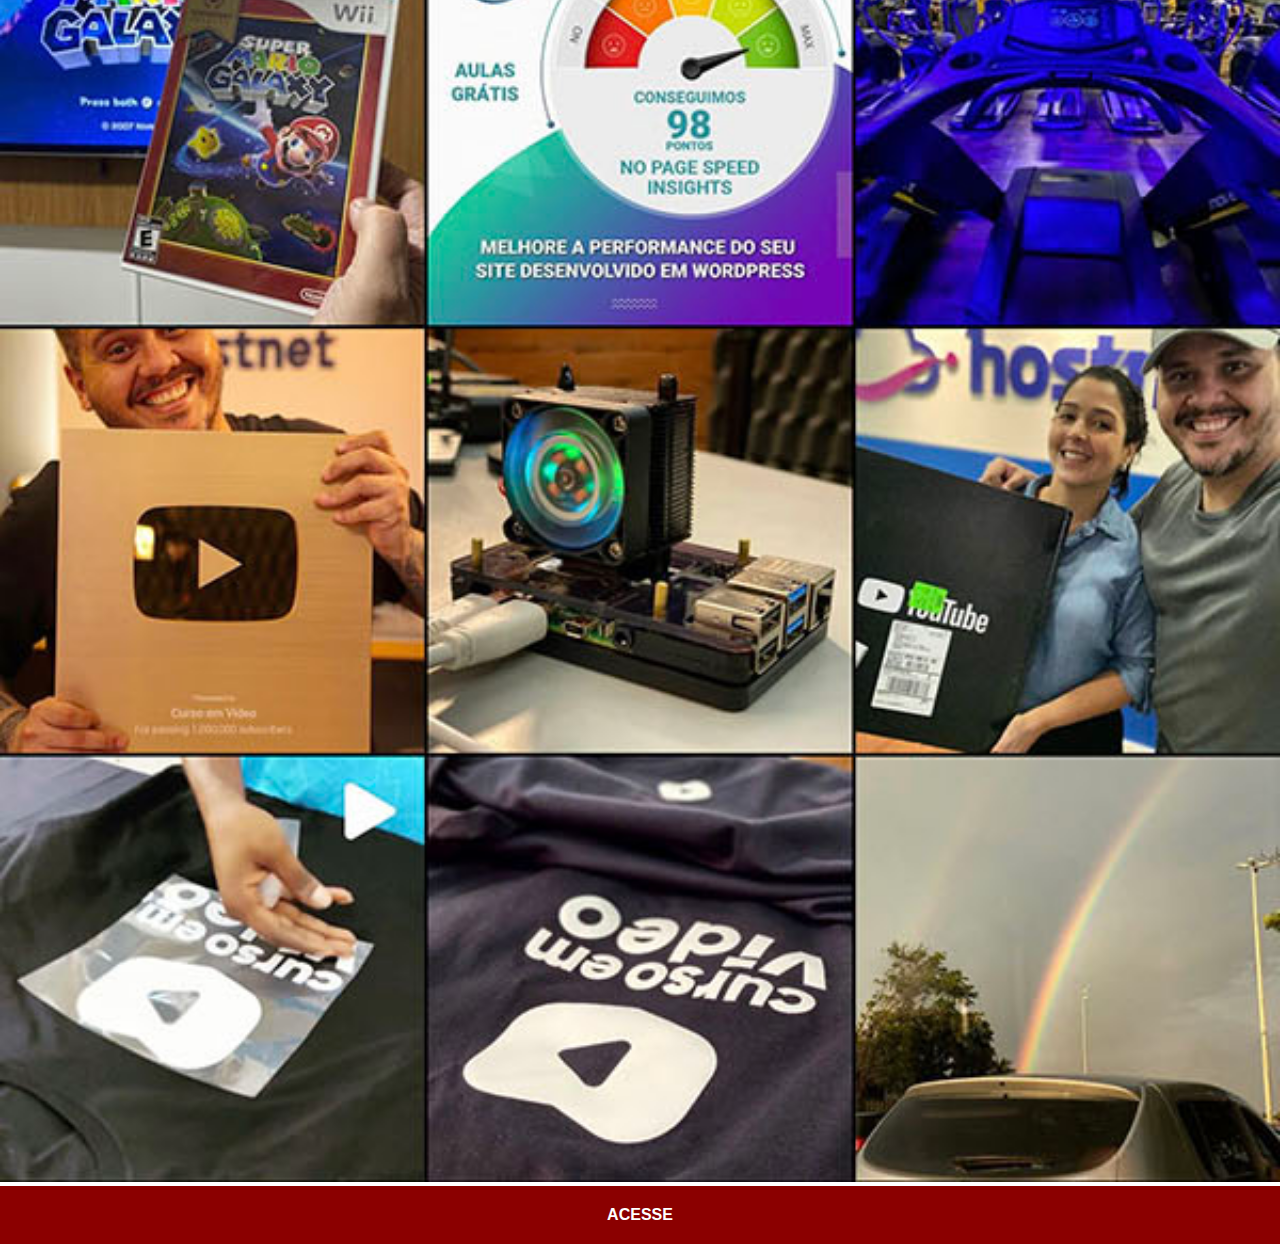
<file: instagram.html>
<!DOCTYPE html>
<html lang="pt-br">
<head>
    <meta charset="UTF-8">
    <meta name="viewport" content="width=device-width, initial-scale=1.0">
    <title>Instagram</title>

    <link rel="stylesheet" href="styles/social.css">

</head>
<body>
    <img src="imagens/tela-instagram.jpg" alt="Instagram">

    <a href="https://www.instagram.com/gustavoguanabara/" target="_blank">ACESSE</a>
</body>
</html>
</file>
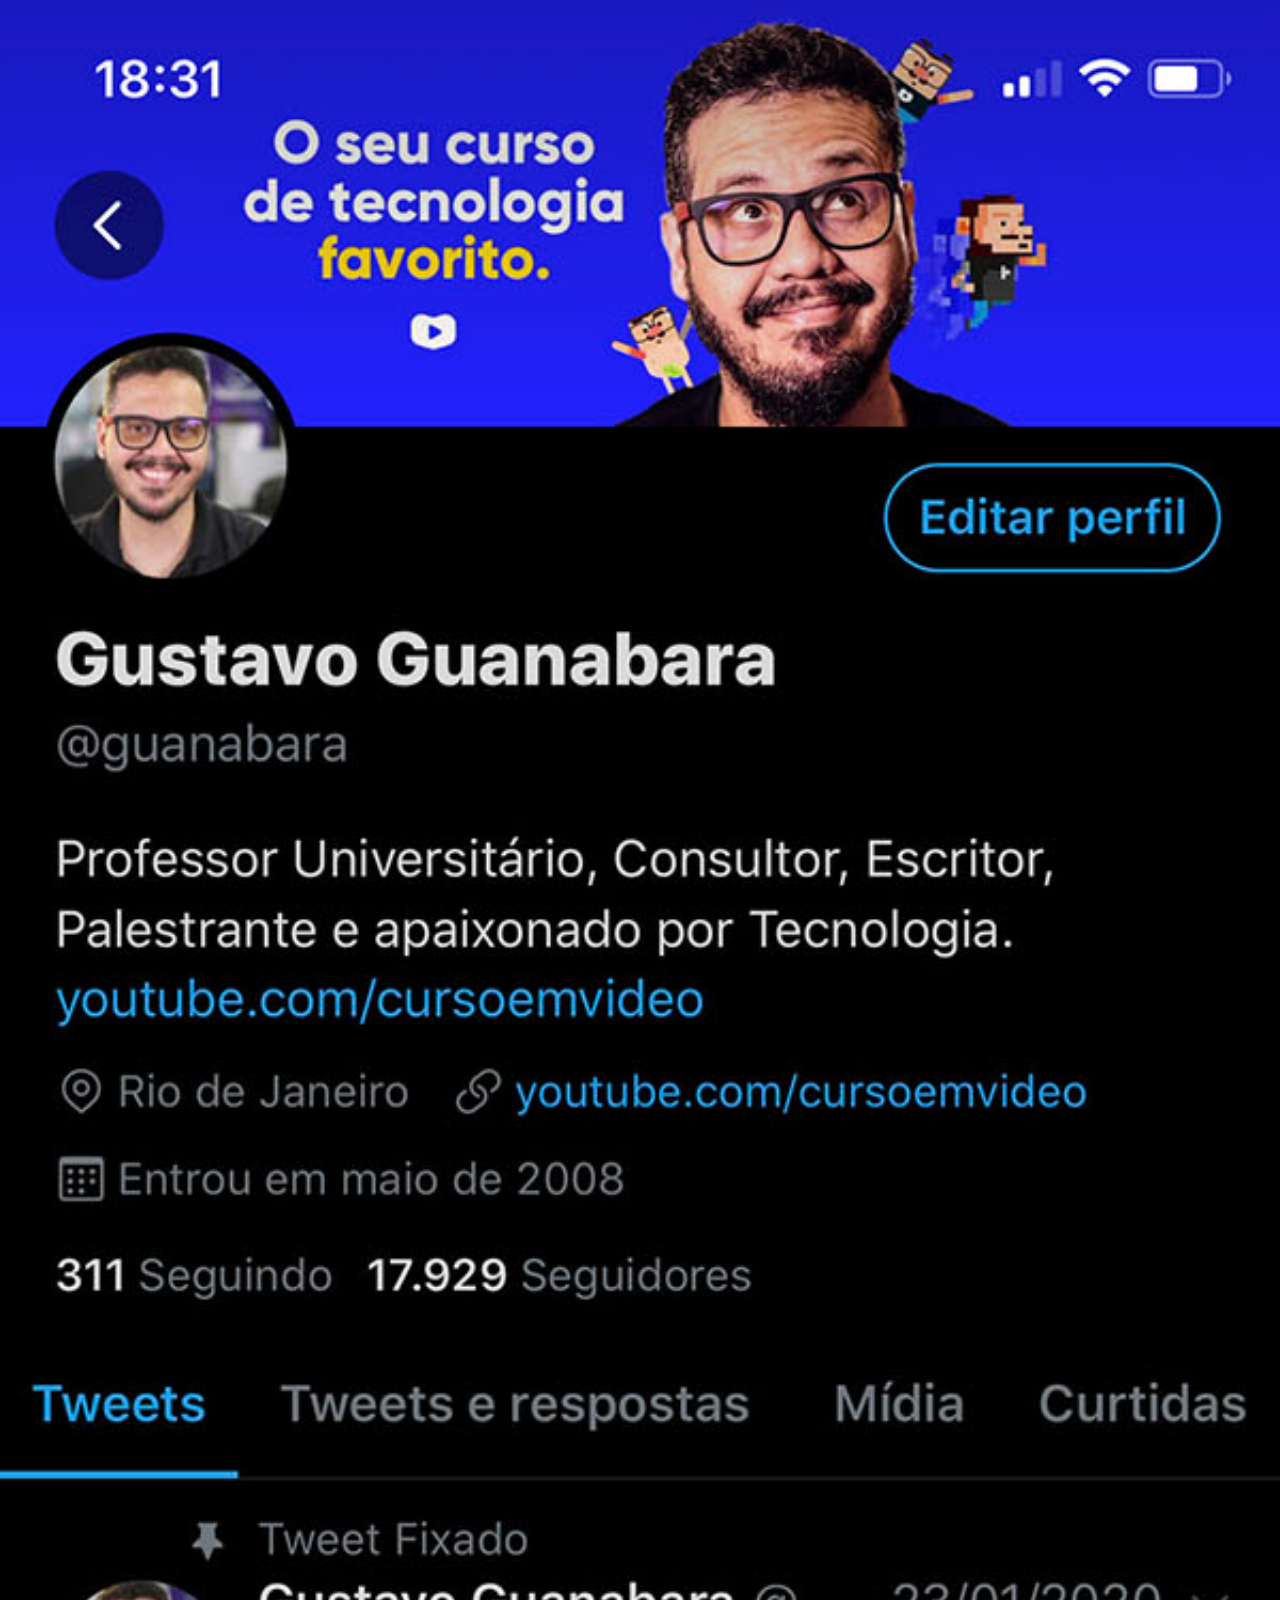
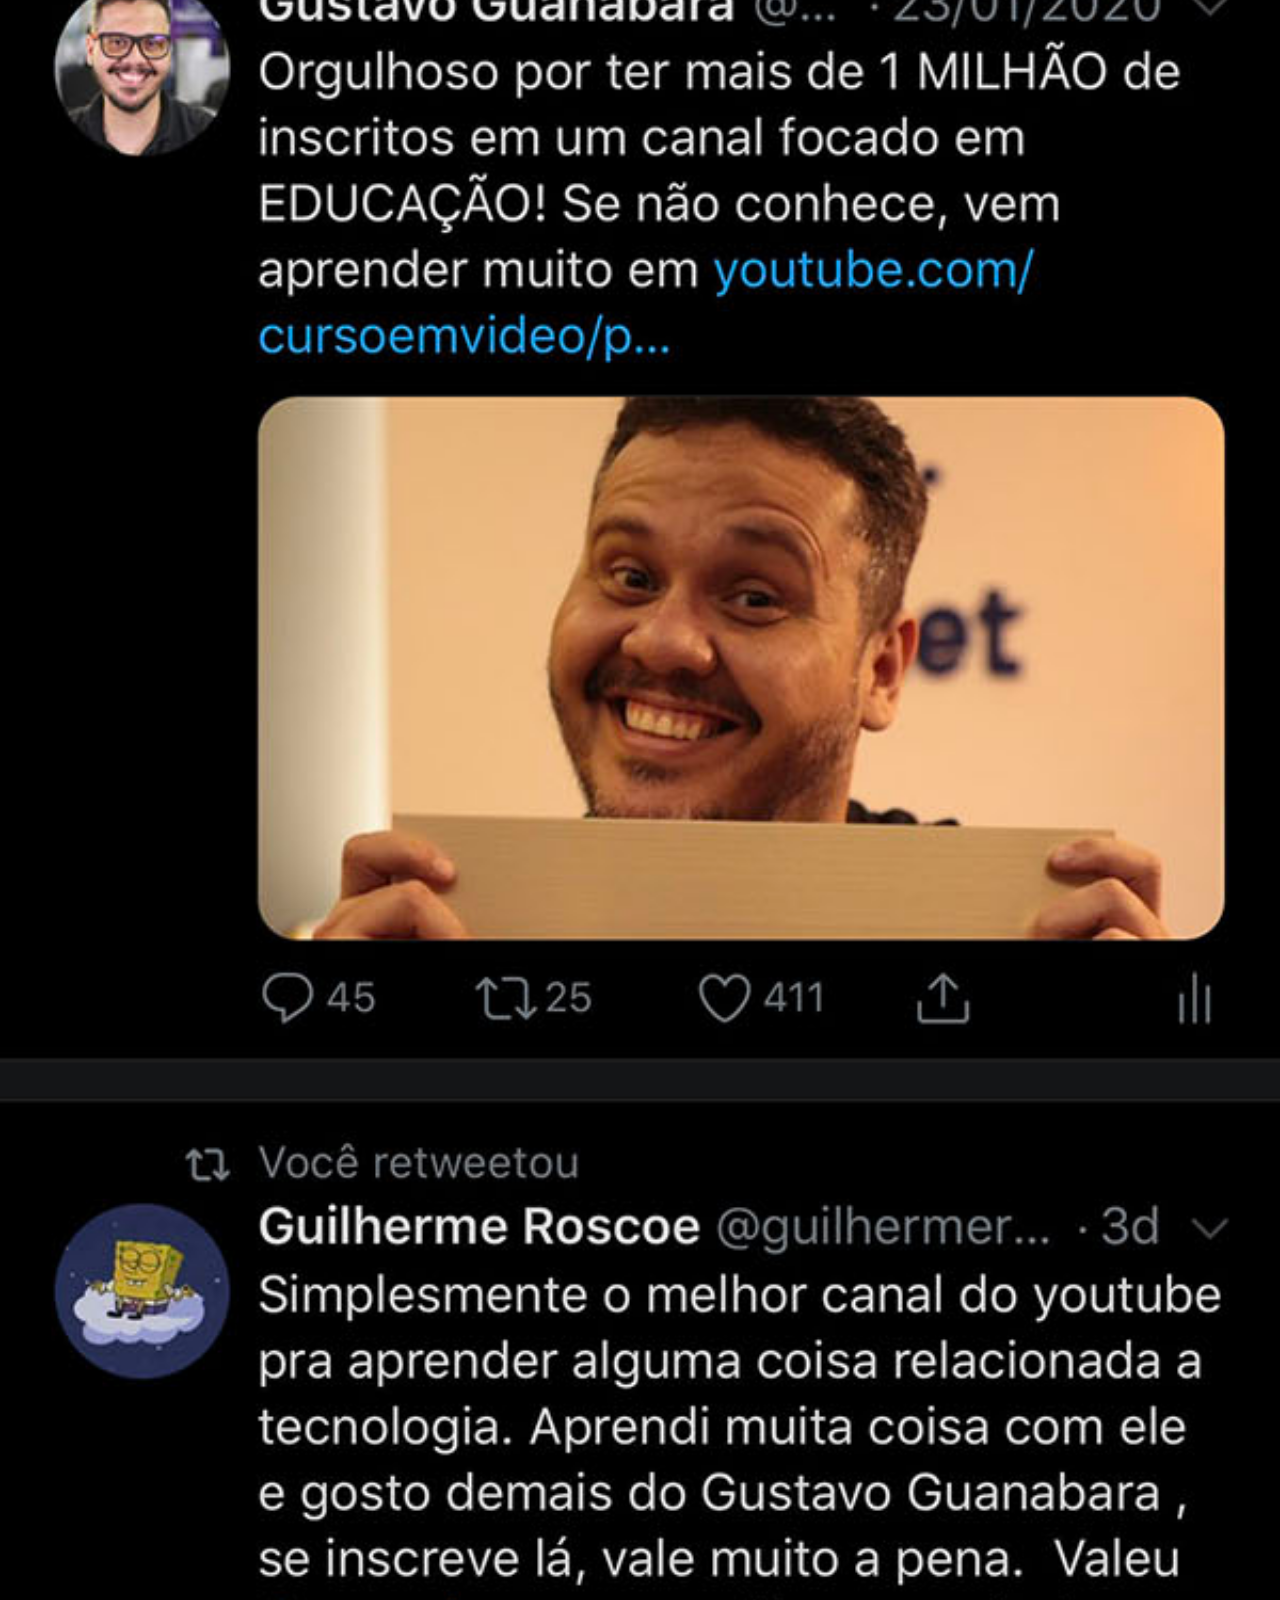
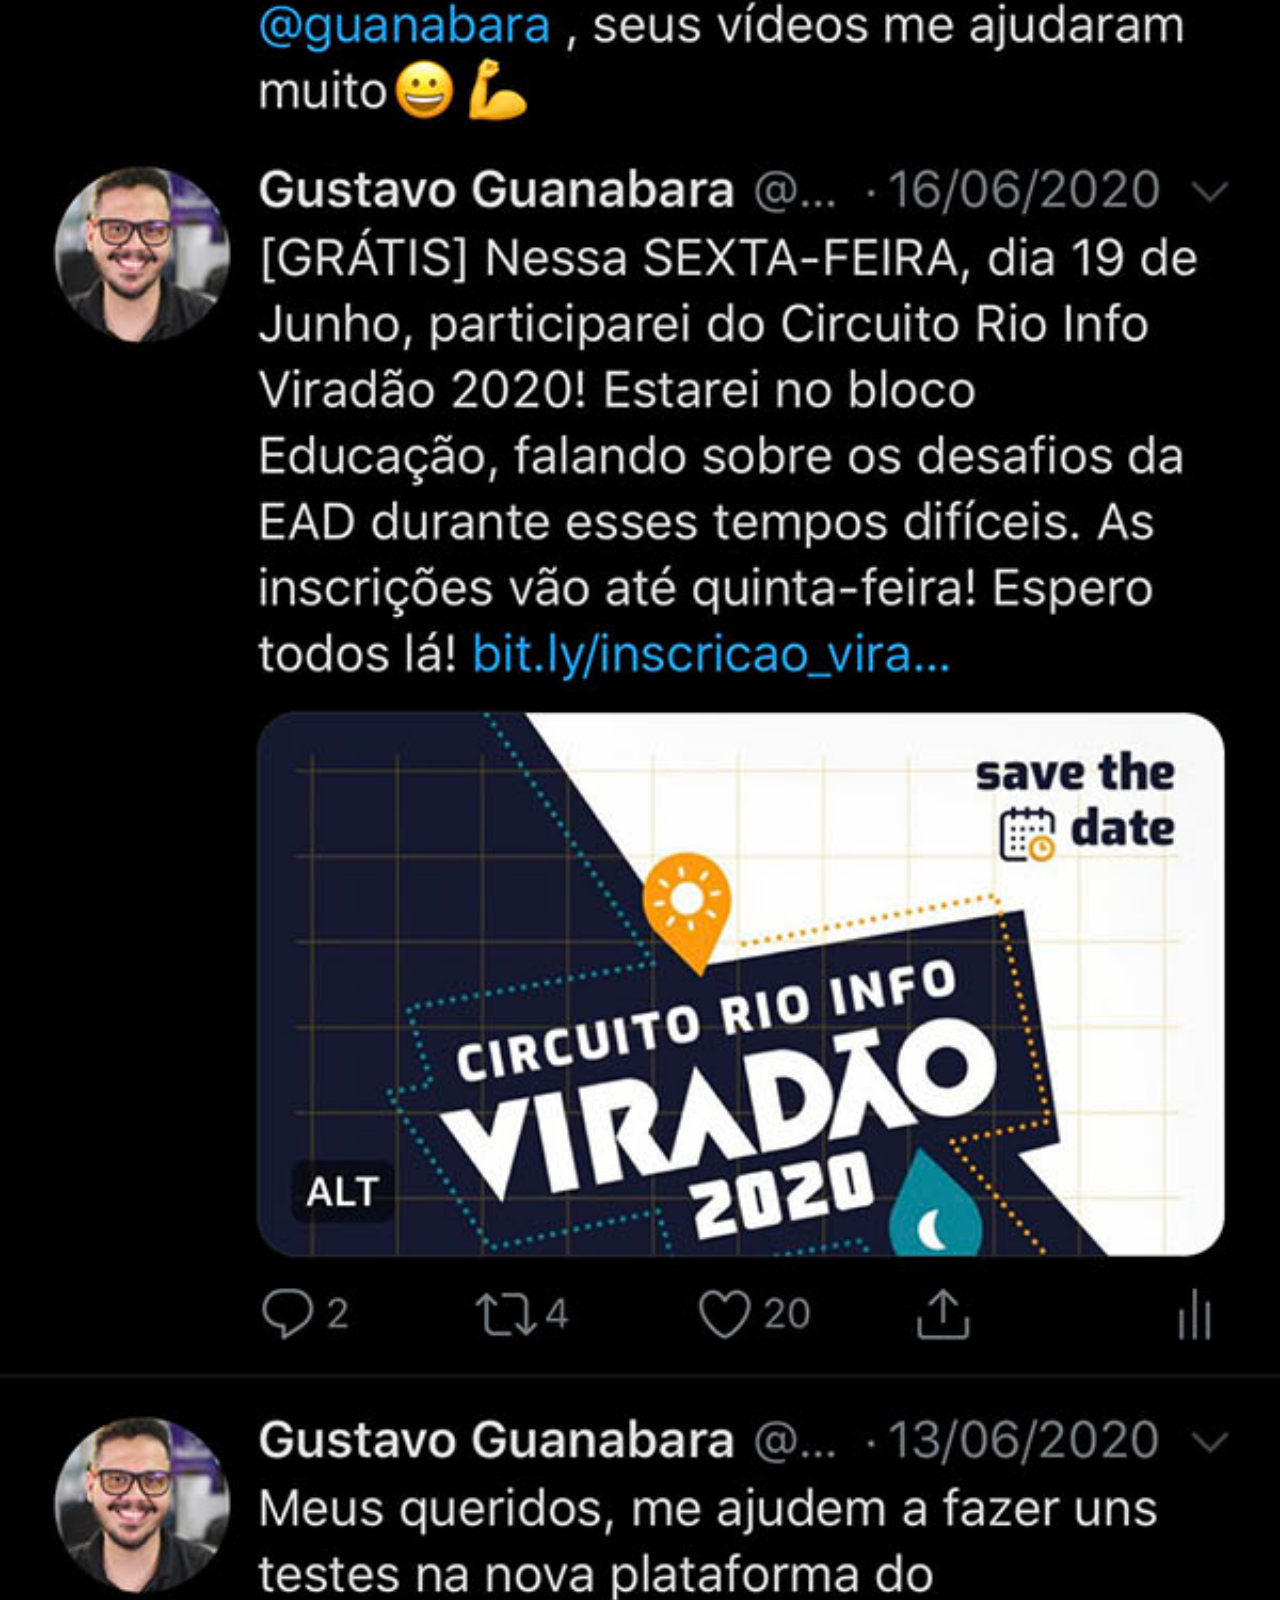
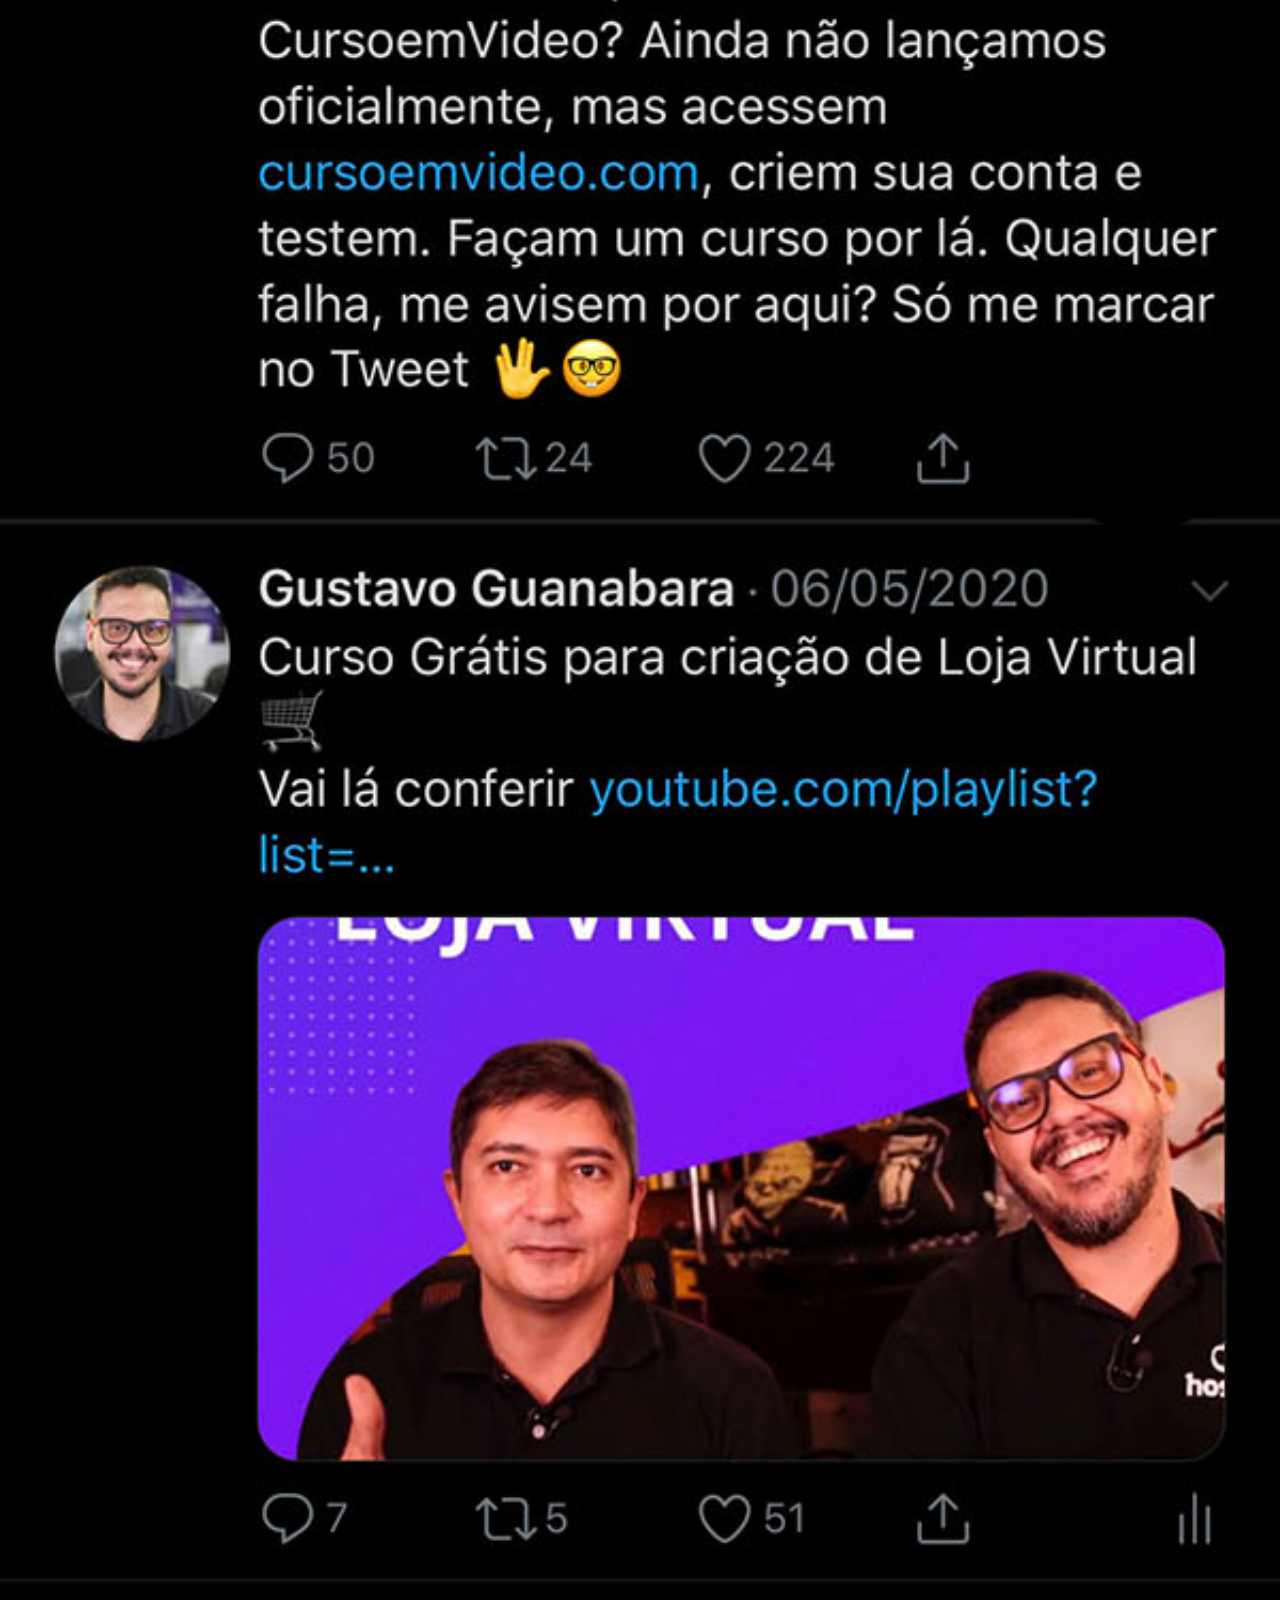
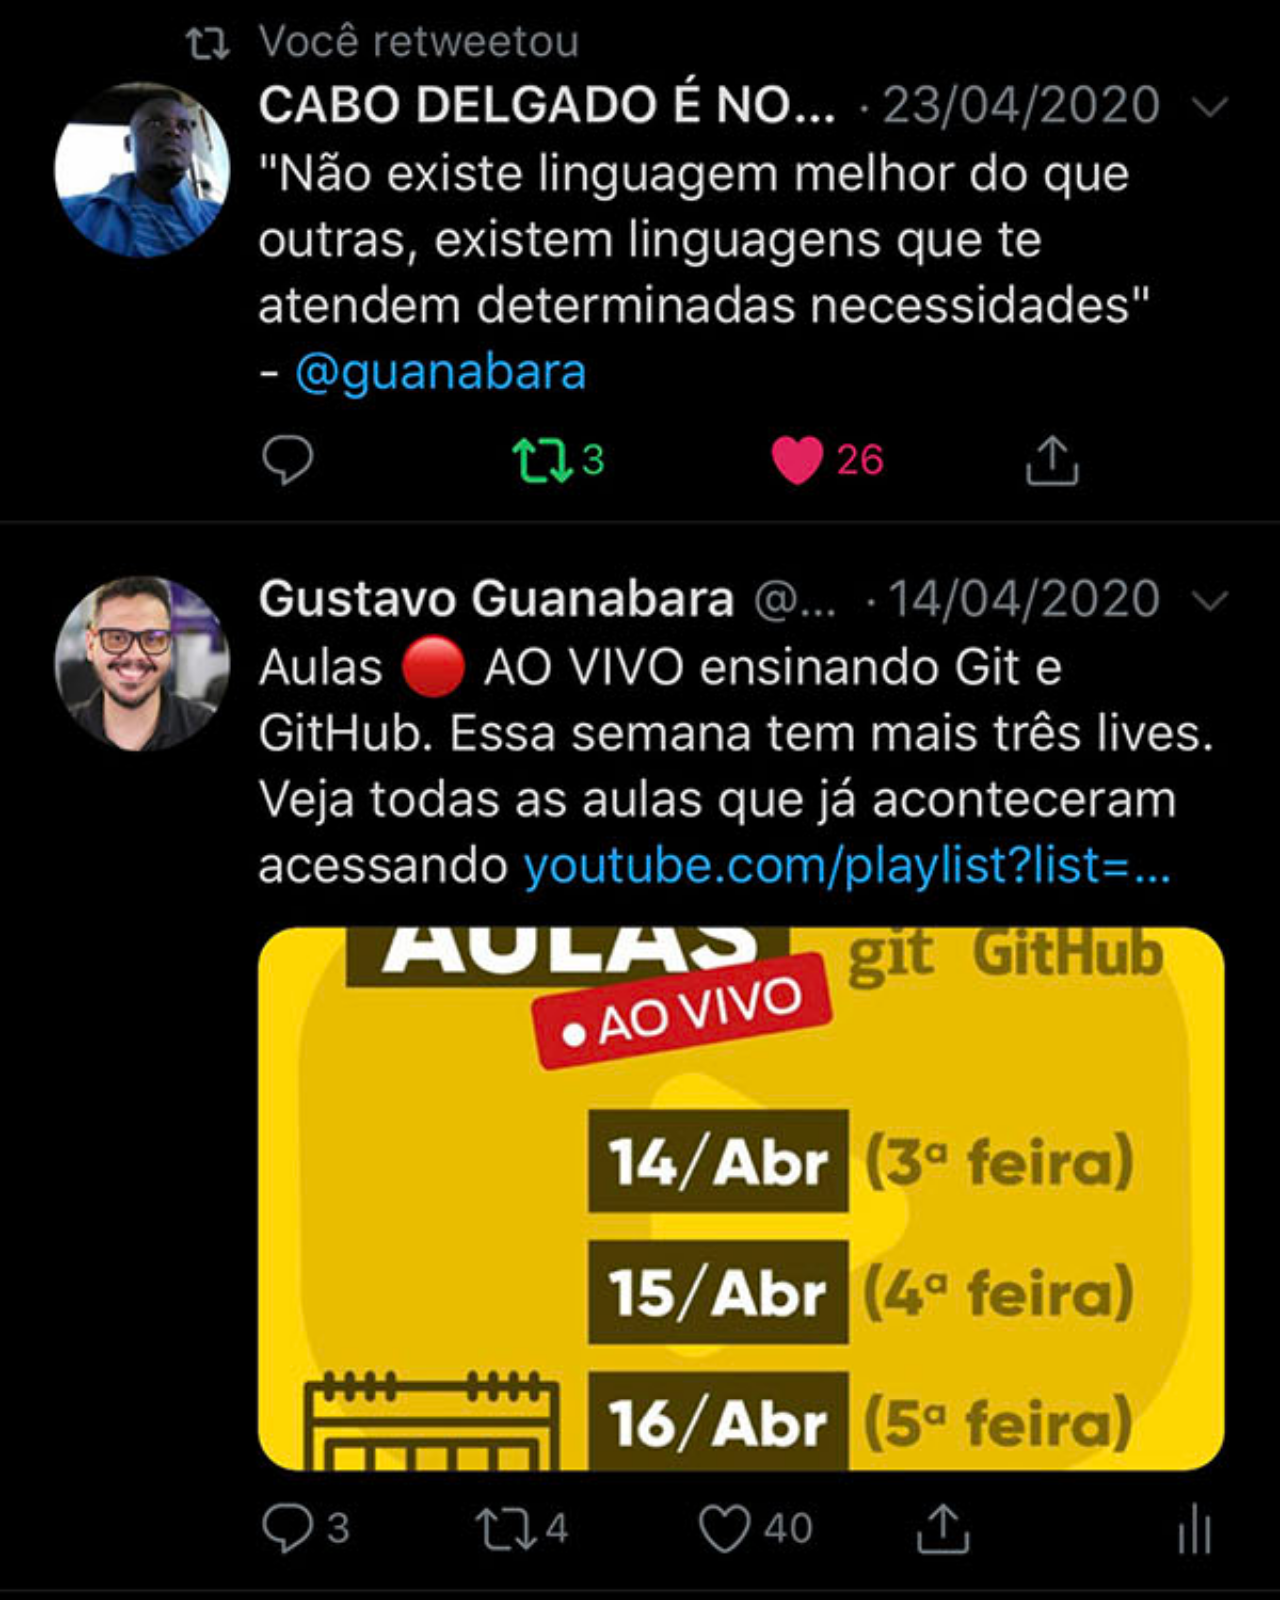
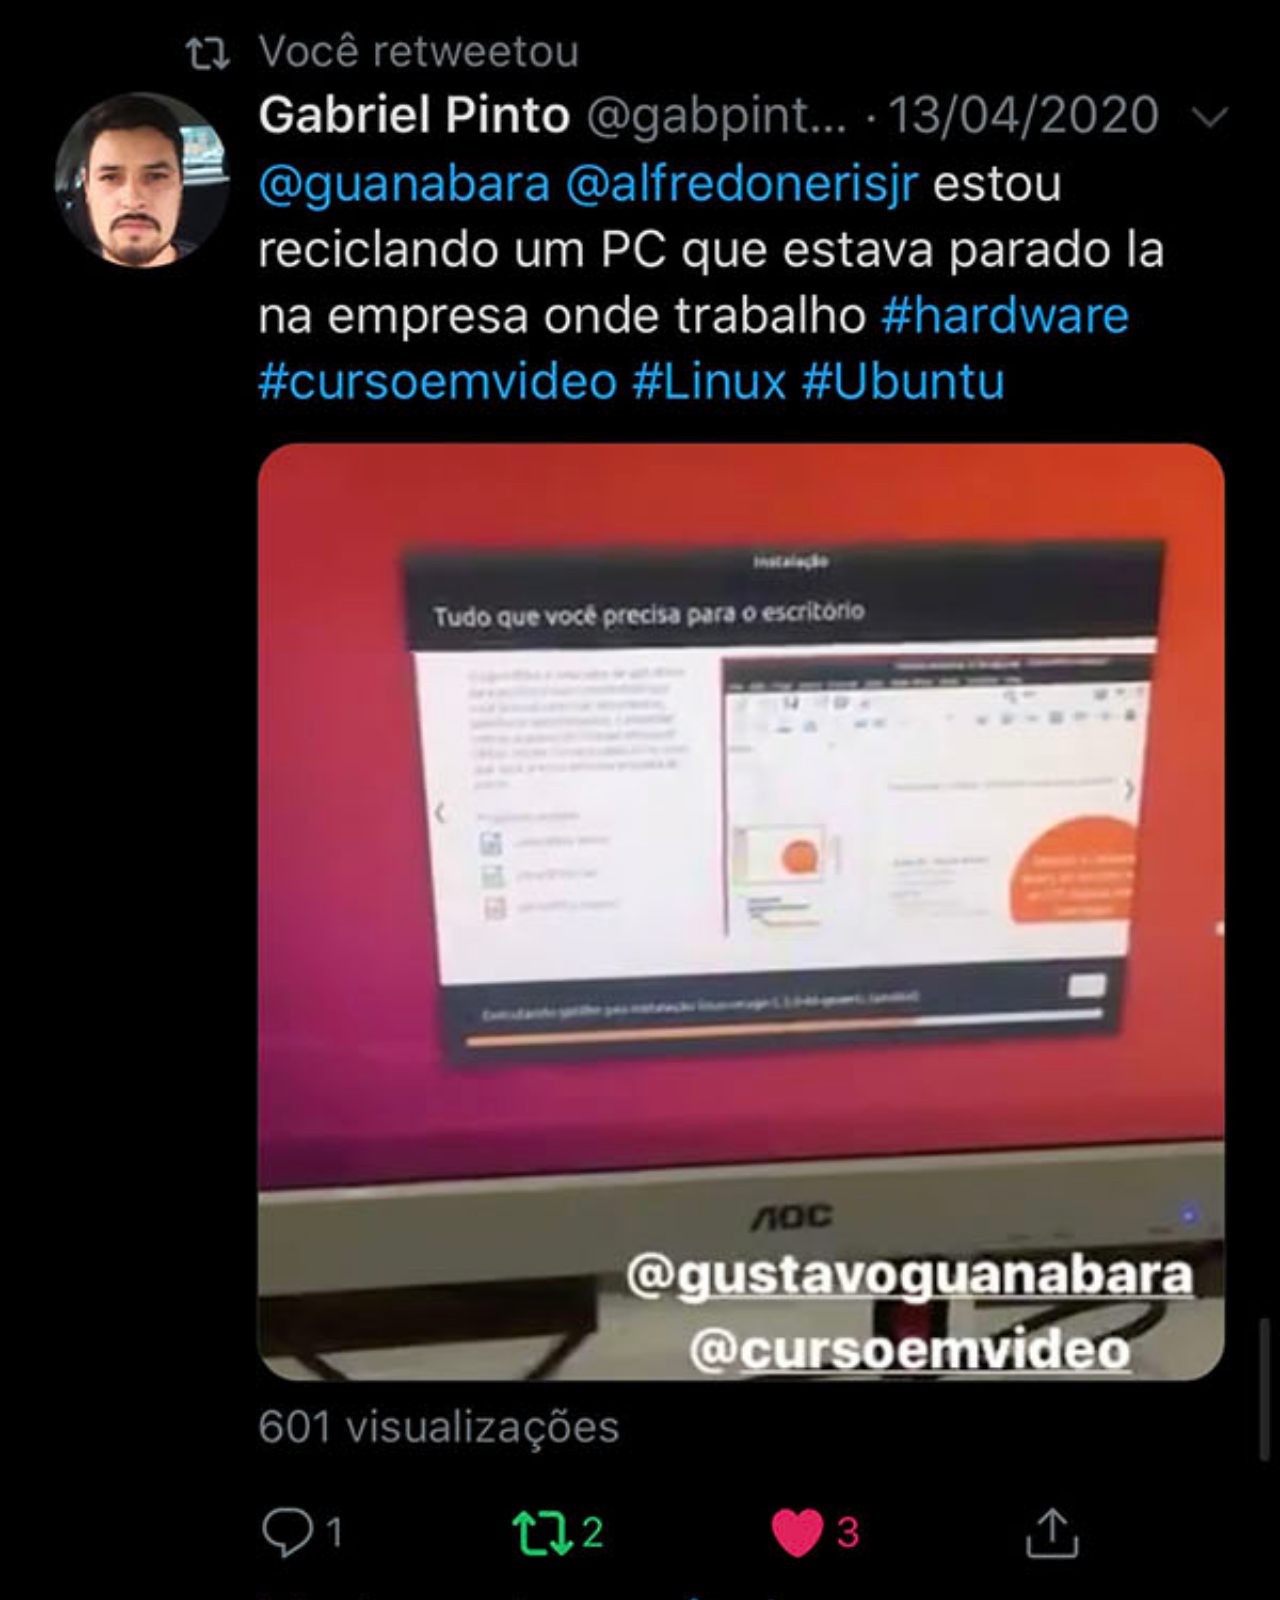
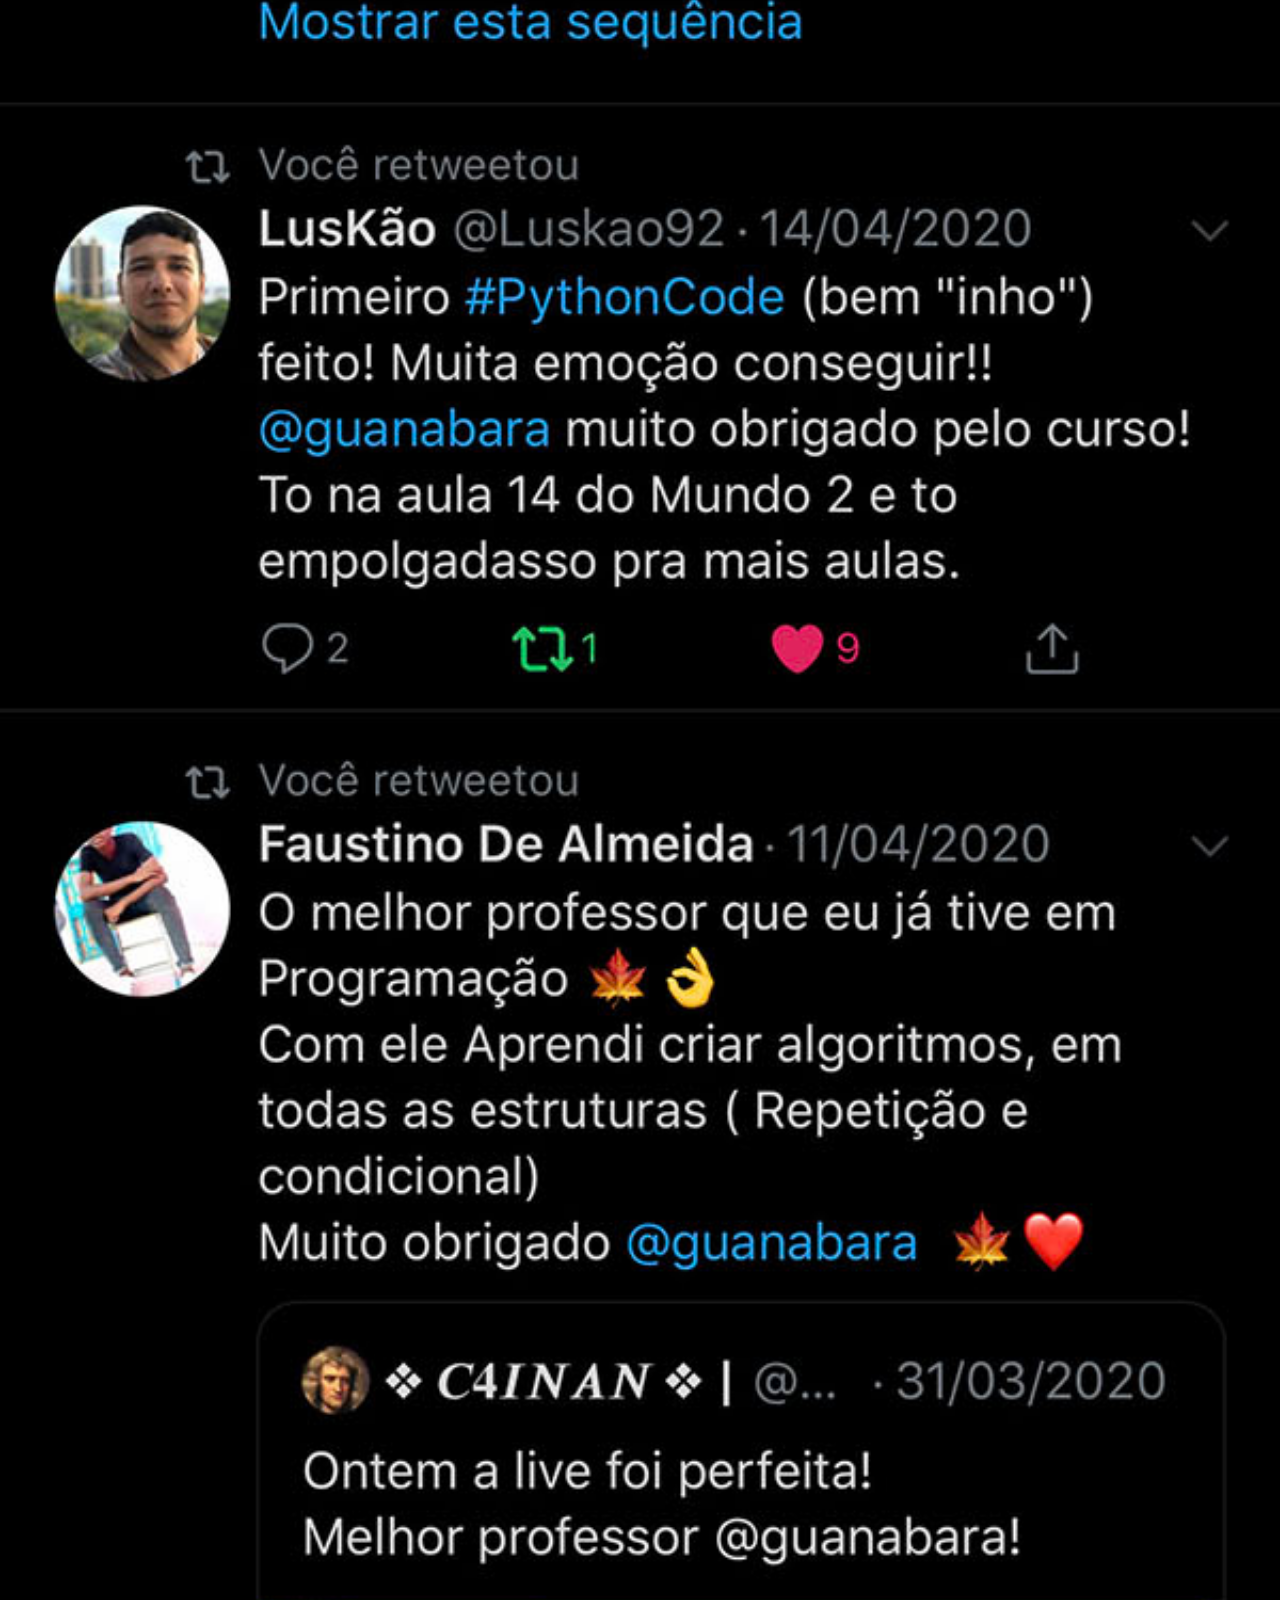
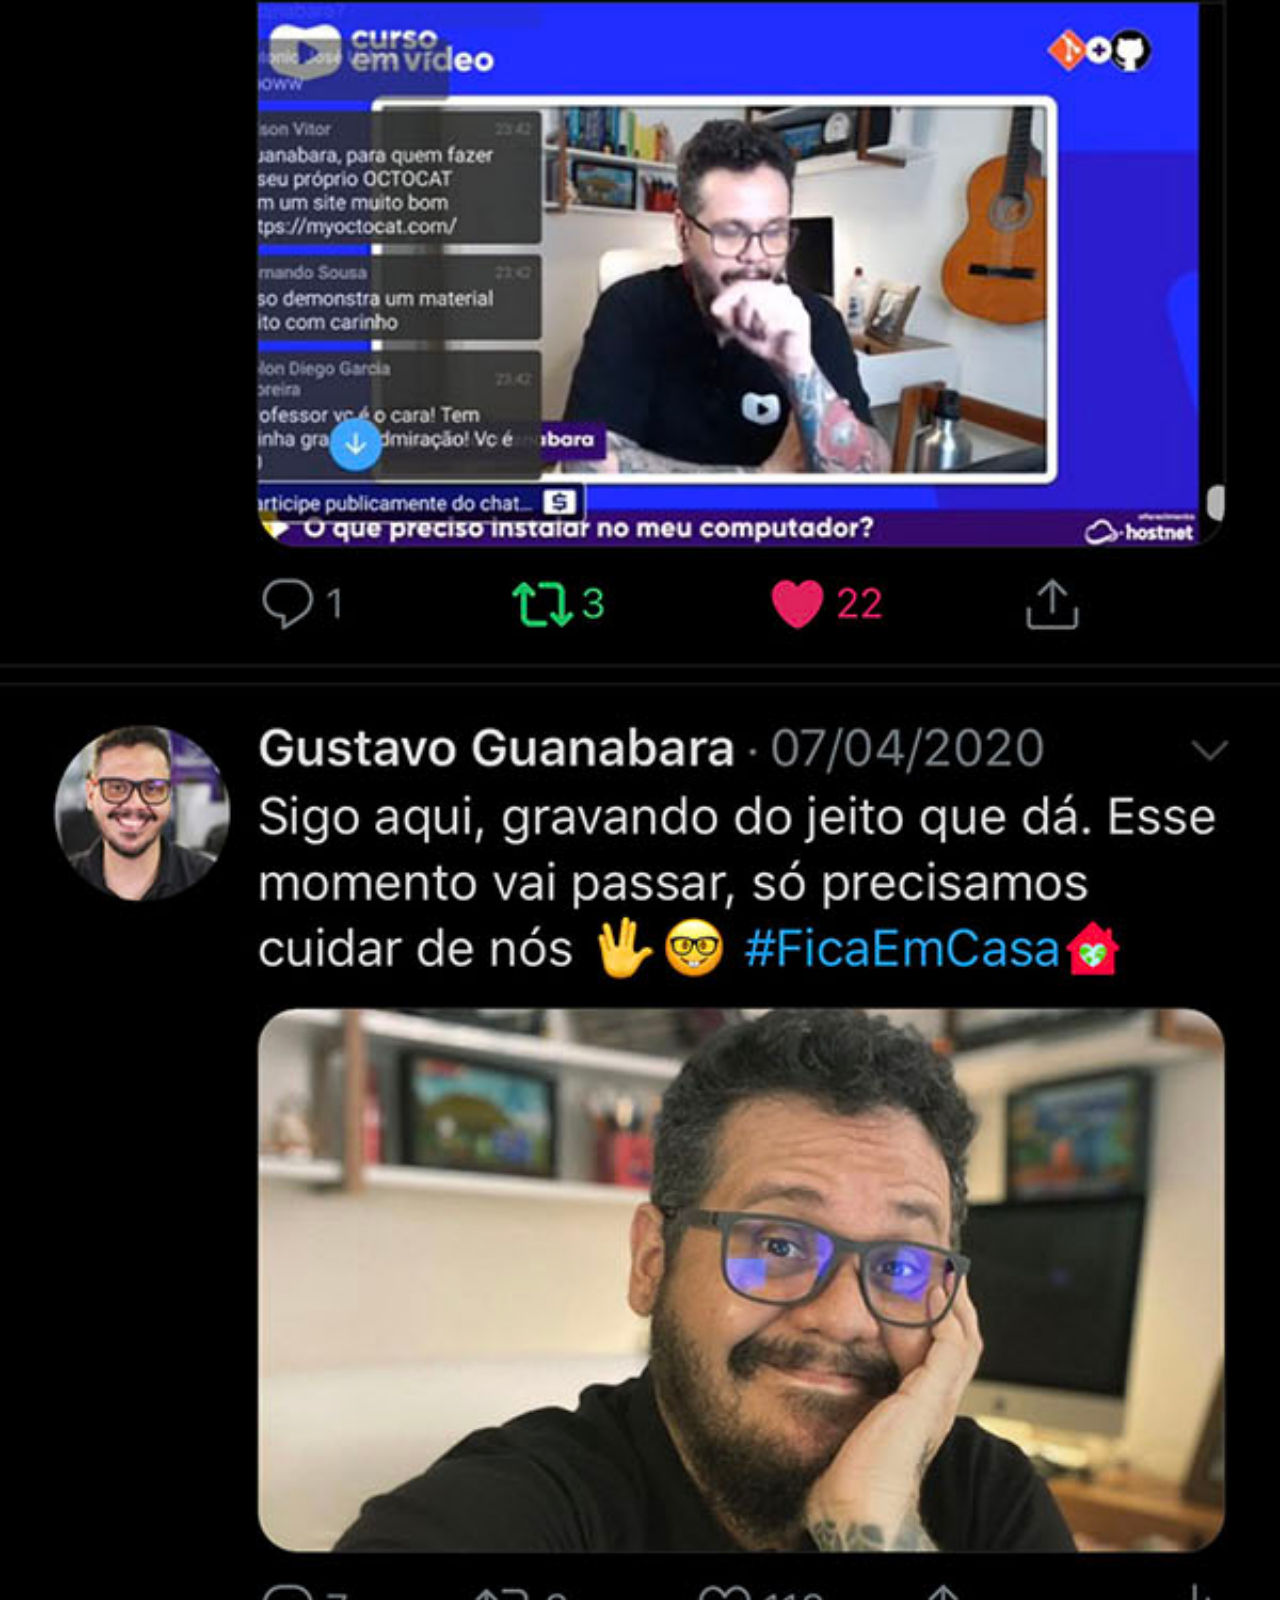
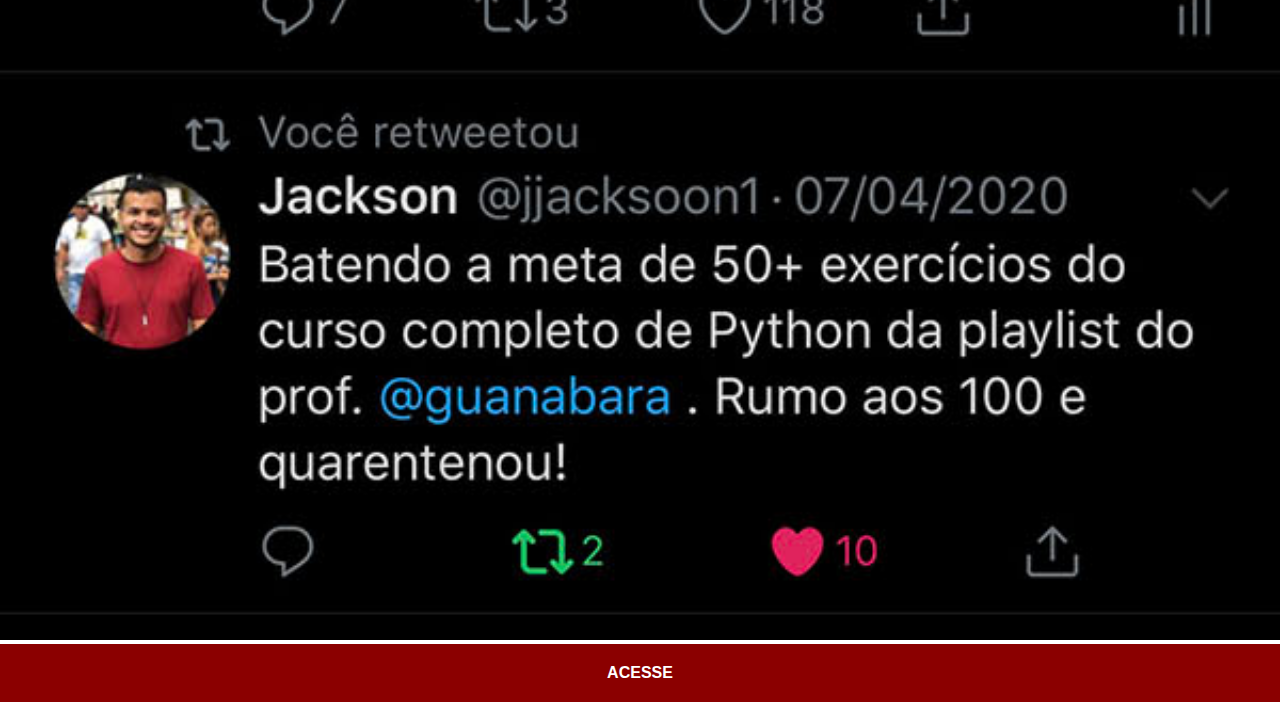
<file: twitter.html>
<!DOCTYPE html>
<html lang="pt-br">
<head>
    <meta charset="UTF-8">
    <meta name="viewport" content="width=device-width, initial-scale=1.0">
    <title>Twitter</title>

    <link rel="stylesheet" href="styles/social.css">

</head>
<body>
    <img src="imagens/tela-twitter.jpg" alt="Twitter">

    <a href="https://twitter.com/guanabara" target="_blank">ACESSE</a>
</body>
</html>
</file>
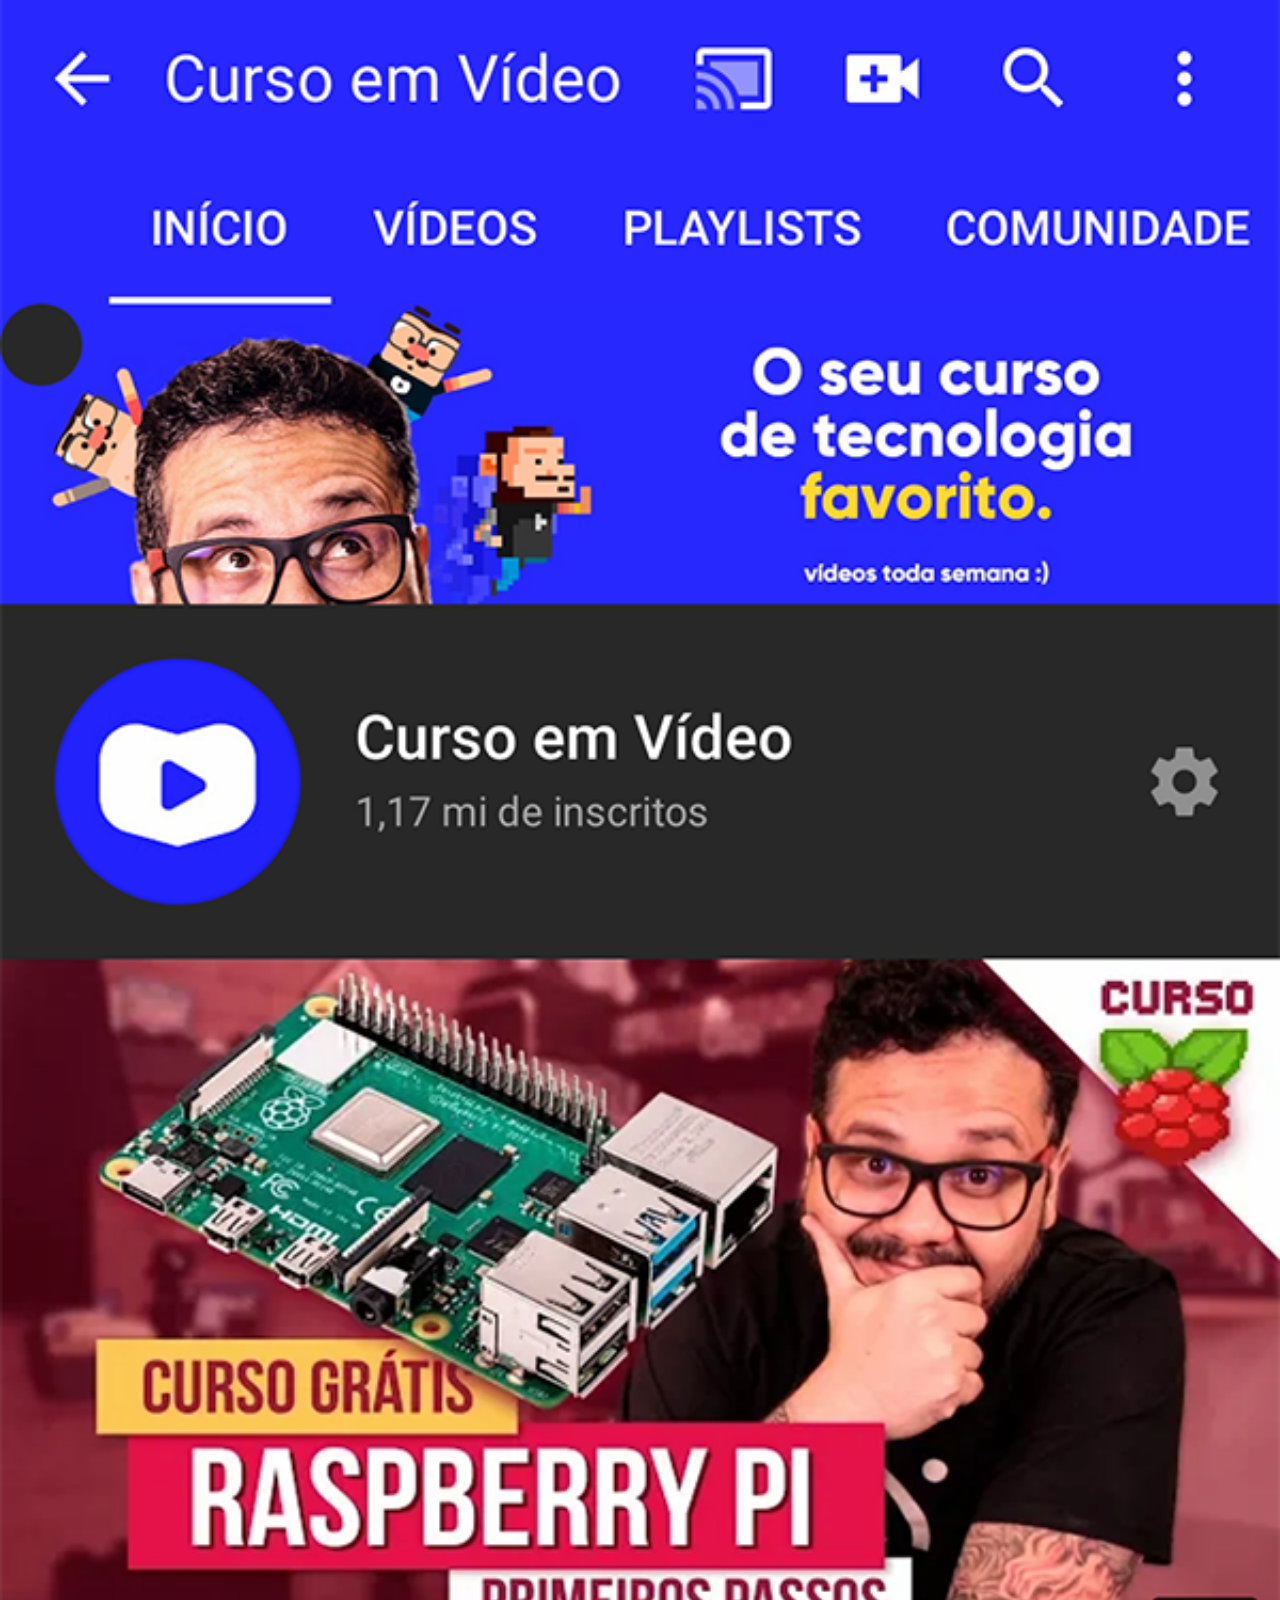
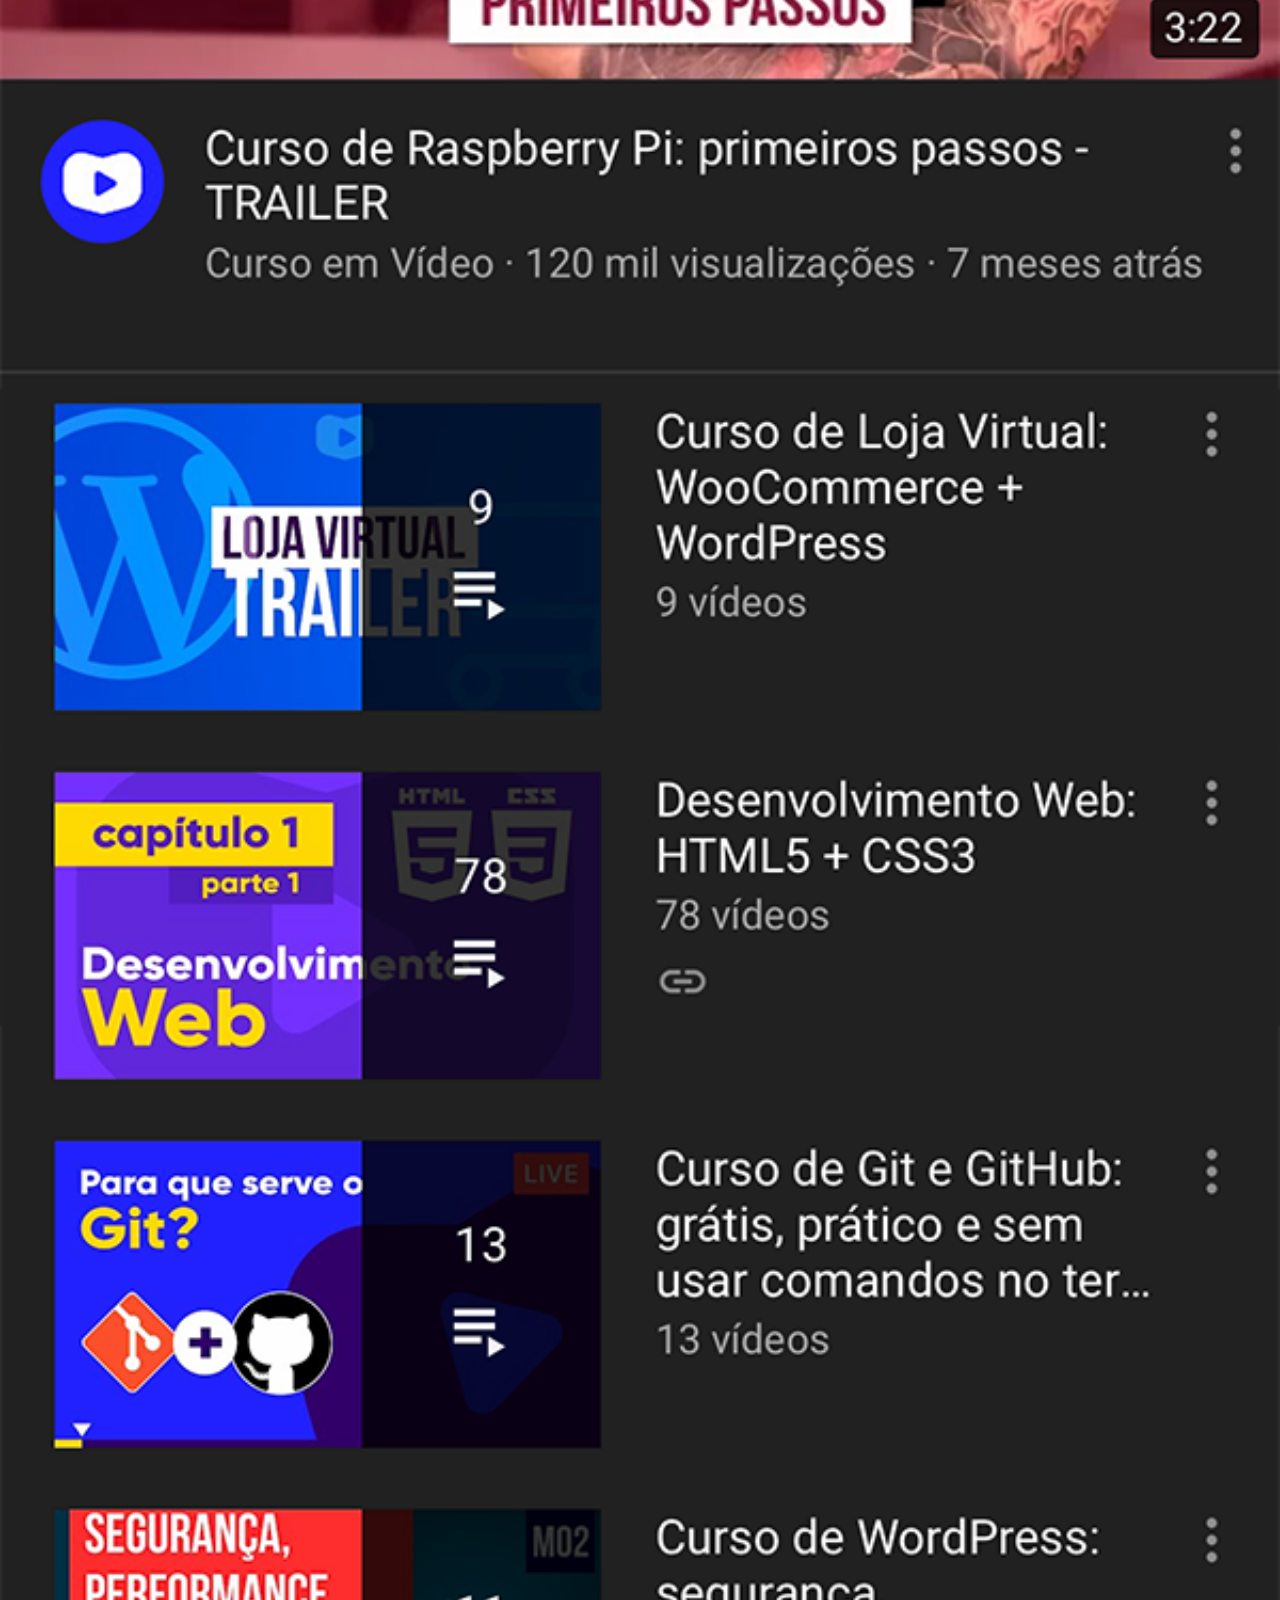
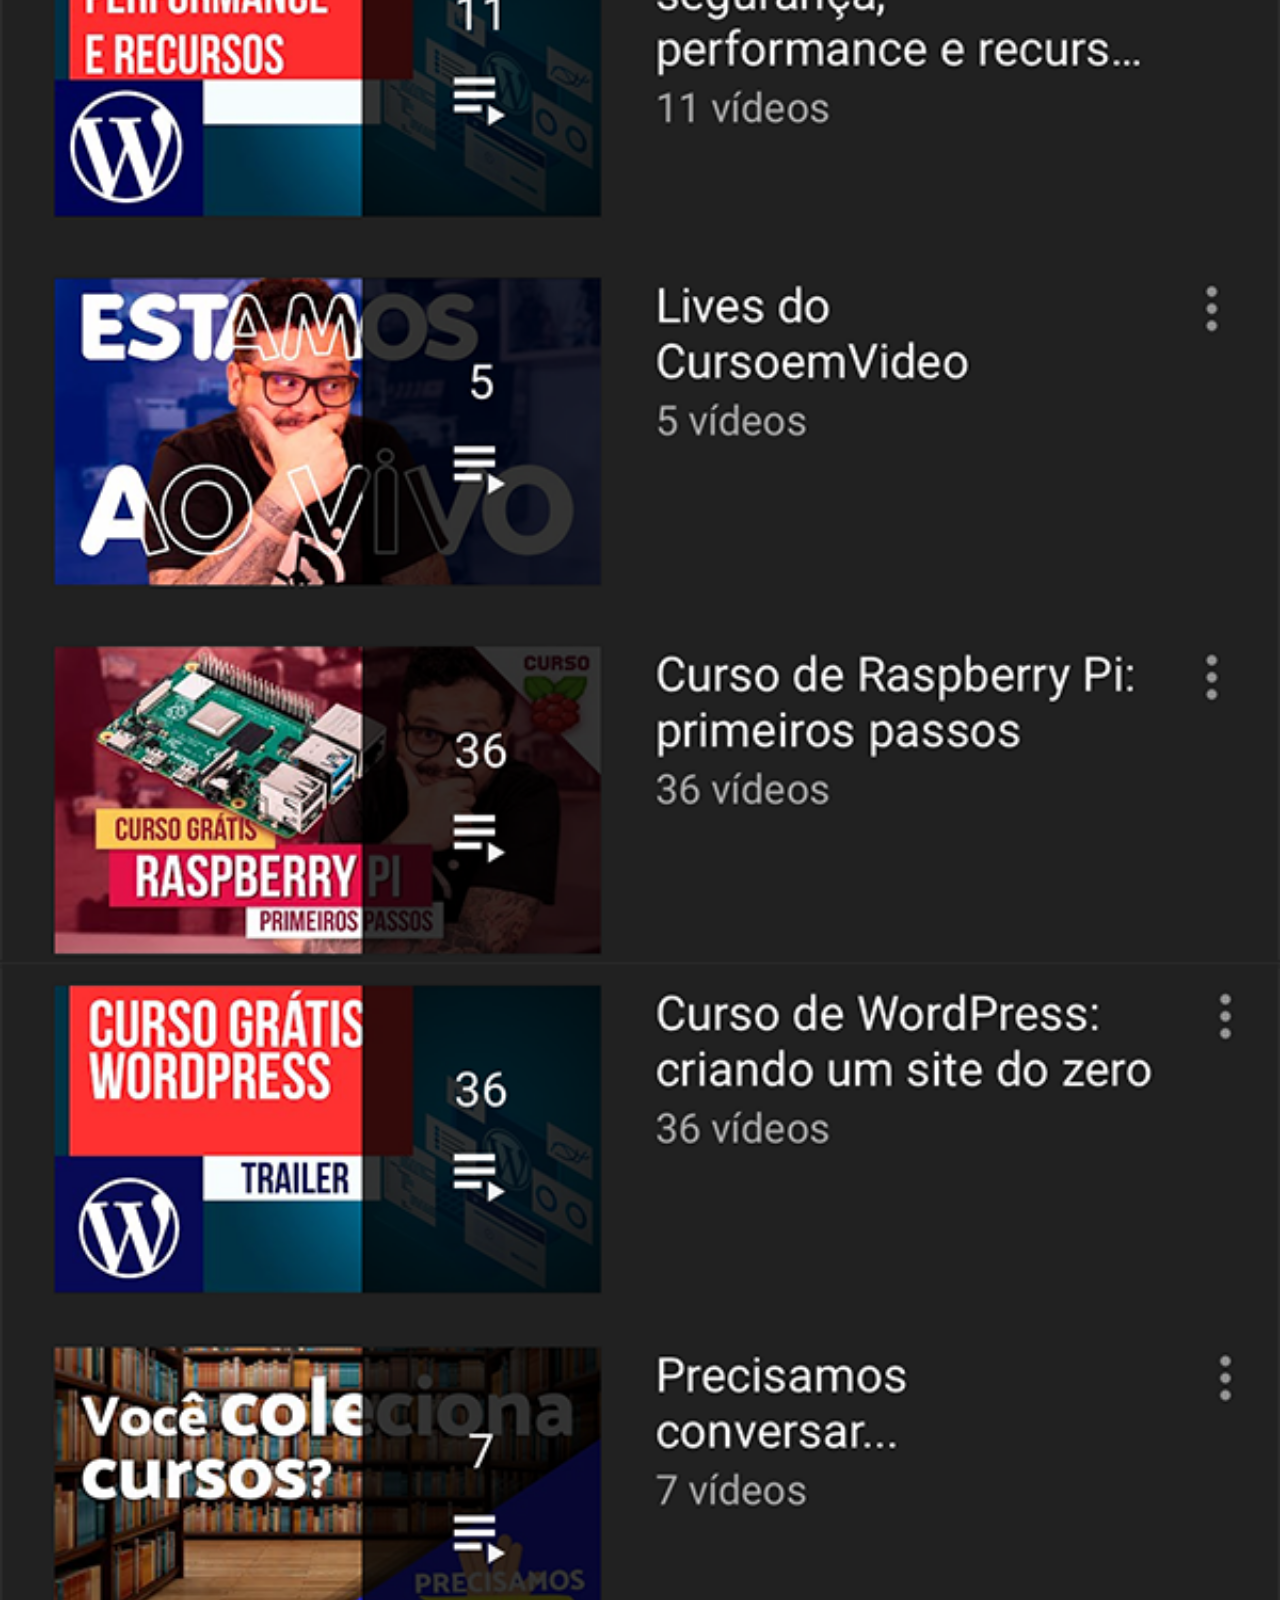
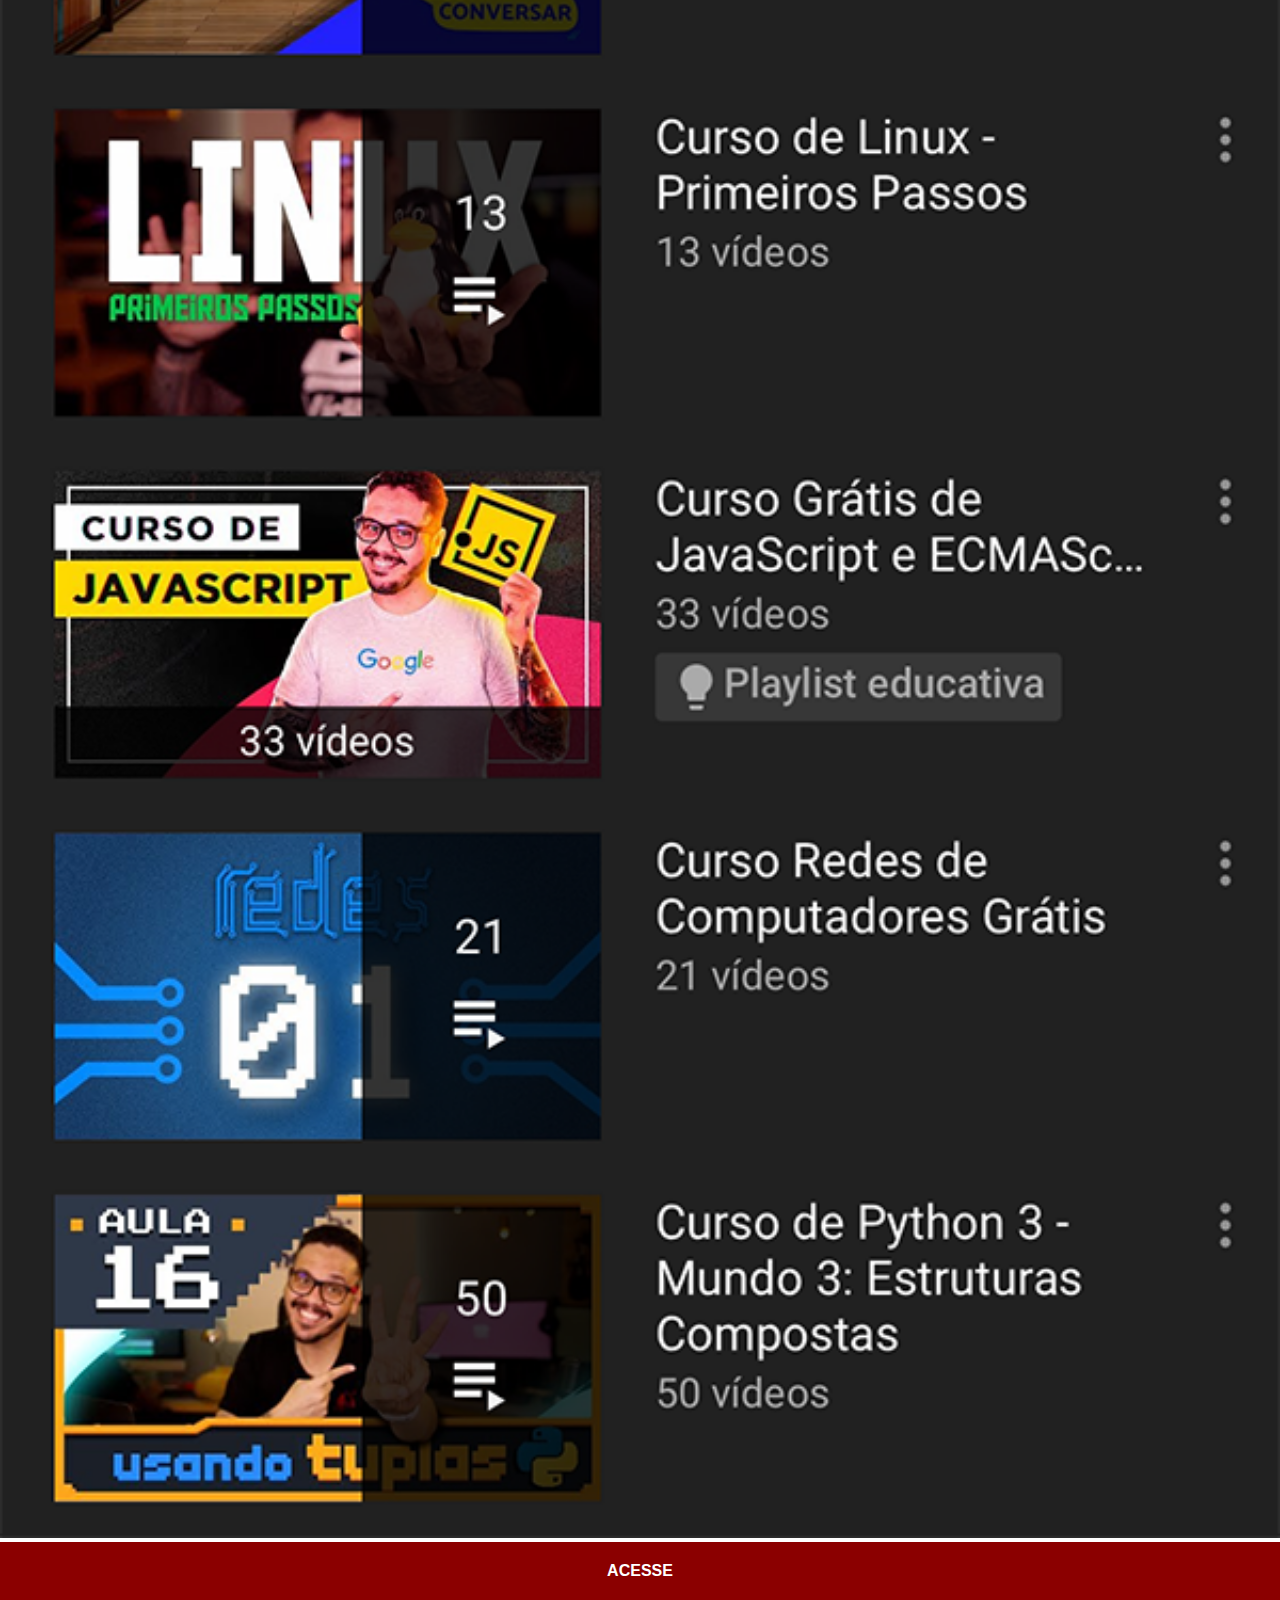
<file: youtube.html>
<!DOCTYPE html>
<html lang="en">
<head>
    <meta charset="UTF-8">
    <meta name="viewport" content="width=device-width, initial-scale=1.0">
    <title>YouTube</title>

    <link rel="stylesheet" href="styles/social.css">

</head>
<body>
    <img src="imagens/tela-youtube.png" alt="YouTube">

    <a href="https://www.youtube.com/@CursoemVideo" target="_blank">ACESSE</a>
</body>
</html>
</file>
<file: styles/style.css>
@charset "UTF-8";

* {
    margin: 0px;
    padding: 0px;
    font-family: Arial, Helvetica, sans-serif;
}

html, body {
    height: 100vh;
    width: 100vw;
    background-color: black;
}

body {
    background: url('../imagens/fundo-madeira.jpg') no-repeat top center;
    background-size: cover;
    background-attachment: fixed;
}

main {
    position: relative;
    height: 100vh;
}

#telefone {
    /*Para centralizar essa section*/
    position: absolute;
    top: 50%;
    left: 50%;
    transform: translate(-50%, -50%);

    height: 627px;
    width: 311px;
    background: url('../imagens/frame-iphone.png') no-repeat;
}

iframe#tela {
    position: relative;
    top: 80px;
    left: 22px;

    width: 267px;
    height: 472px;
}

section#redes-sociais {
    text-align: right;
}

section#redes-sociais img {
    width: 50px;
    margin: 10px;

    border-radius: 50%;
    box-shadow: 2px 2px 5px #00000098;

    box-sizing: border-box;
}

section#redes-sociais img:hover {
    border: 2px solid #ffffff9d;

    transform: translate( -3px, -3px);

    box-shadow: 5px 5px 10px rgba(0, 0, 0, 0.829);

    transition: transform .5s, border .5s;
}
</file>
<file: styles/social.css>
@charset "UTF-8";

* {
    margin: 0px;
    padding: 0px;
    font-family: Arial, Helvetica, sans-serif;
}

::-webkit-scrollbar {
    width: 0px;
    height: 0px;
}

img {
    width: 100vw;
}

a {
    display: block;
    background-color: darkred;
    color: white;
    padding: 20px;
    text-align: center;
    font-weight: bolder;
    text-decoration: none;
}

a:hover {
    background-color: red;
}
</file>
